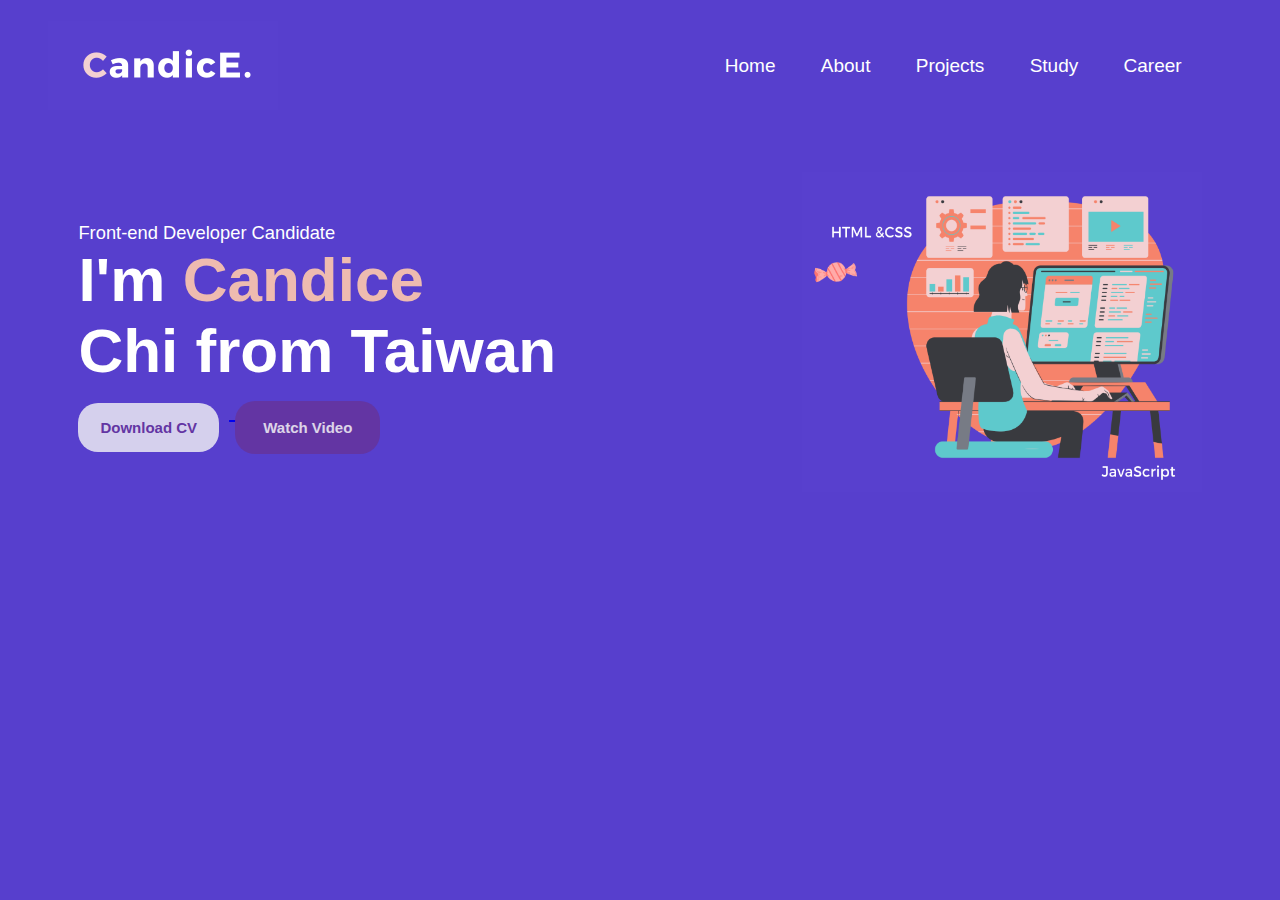
<file: index.html>
<!DOCTYPE html>
<html lang="en">
  <head>
    <meta charset="UTF-8" />
    <meta name="viewport" content="width=device-width, initial-scale=1.0" />
    <title>Hi, I'm Candice Chi</title>
    <link rel="icon" type="image/x-icon" href="../Images/14.png" />
    <link rel="stylesheet" href="styles.css" />
  </head>
  <body>
    <div id="header">
      <div class="container">
        <nav>
          <img
            src="../Images/02.png"
            class="logo"
            width="230"
            style="position: relative; left: -30px"
          />
          <ul>
            <li><a href="Index.html">Home</a></li>
            <li><a href="about.html">About</a></li>
            <li><a href="projects.html">Projects</a></li>
            <li><a href="study.html">Study</a></li>
            <li><a href="career.html">Career</a></li>
          </ul>
        </nav>
        <div class="header-text">
          <img src="../Images/01.png" width="400" height="320" />
          <p>Front-end Developer Candidate</p>
          <h1>I'm <span>Candice</span><br />Chi from Taiwan</h1>
          <a
            href="https://drive.google.com/drive/folders/1nP6BIAQganHaChv50KIIsh1S6Mn6uCTW?usp=drive_link"
          >
            <button class="button1">Download CV</button>
          </a>

          <a
            href="https://drive.google.com/drive/folders/18IdnsaF2EAyvEK9IDMsv2pRQHpSzswB1?usp=sharing"
          >
            <button class="button2">Watch Video</button>
          </a>
        </div>
      </div>
    </div>
  </body>
</html>
</file>
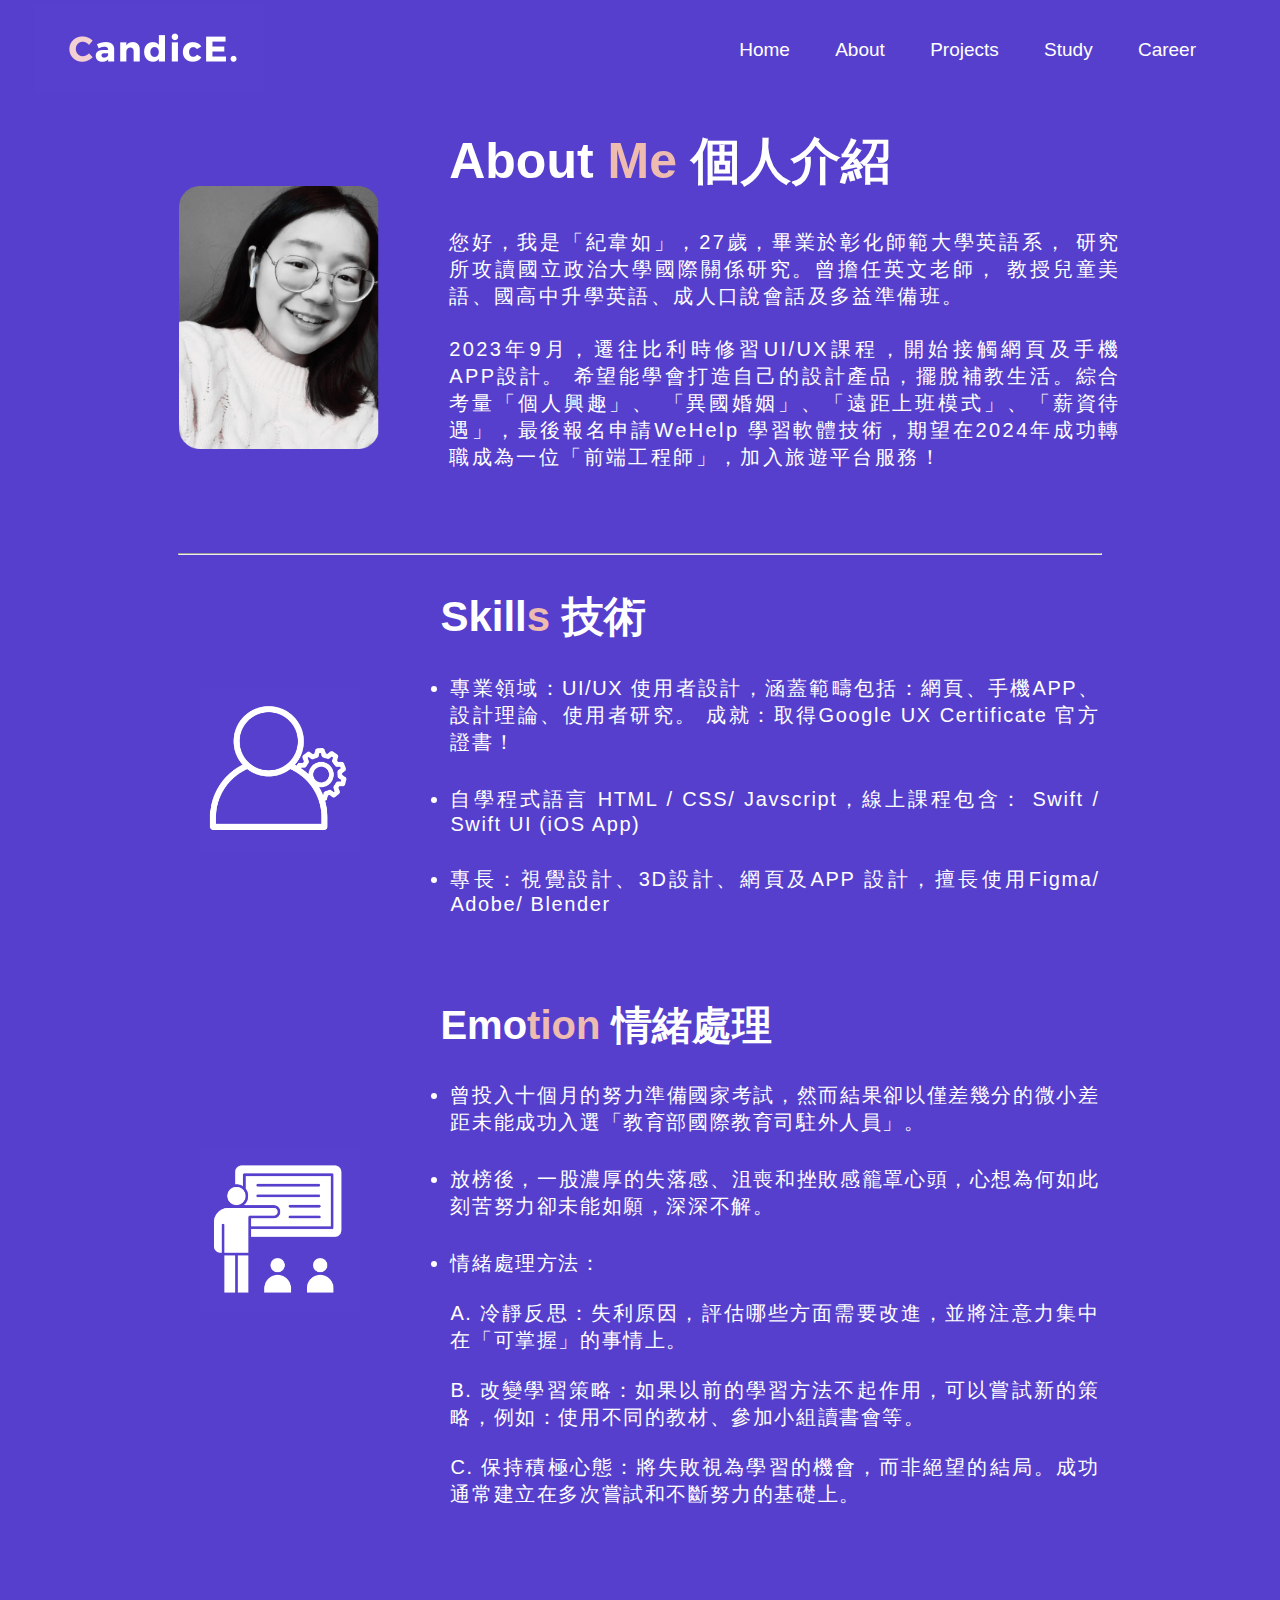
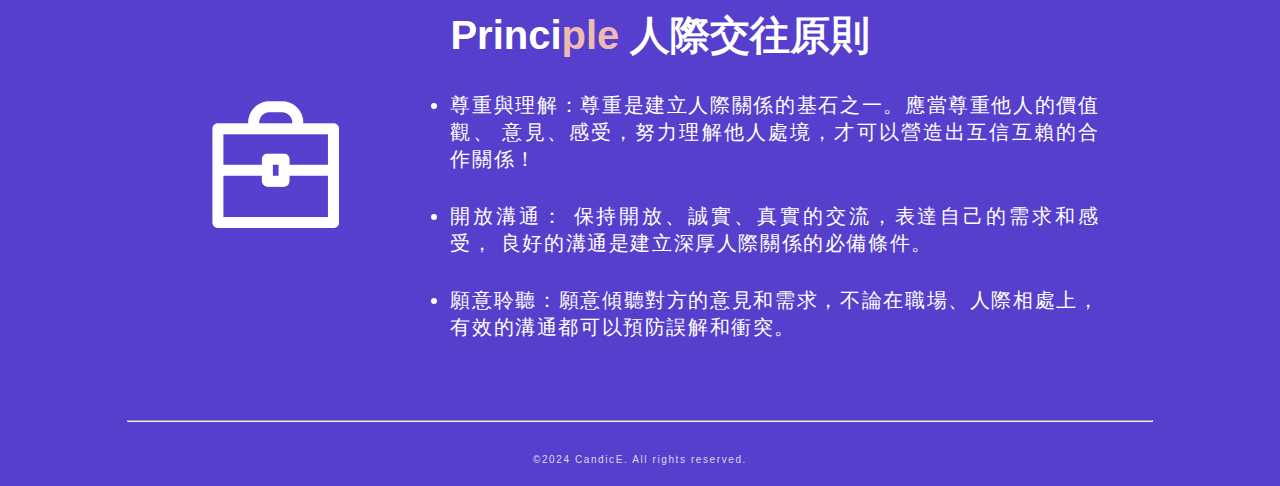
<file: about.html>
<!DOCTYPE html>
<html lang="en">
  <head>
    <meta charset="UTF-8" />
    <meta name="viewport" content="width=device-width, initial-scale=1.0" />
    <title>Hi, I'm Candice Chi</title>
    <link rel="icon" type="image/x-icon" href="../Images/14.png" />
    <link rel="stylesheet" href="about.css" />
  </head>

  <!-------------------------------- Header ----------------------------->
  <body>
    <div id="header">
      <div class="container">
        <nav>
          <img
            src="../Images/02.png"
            class="logo"
            width="230"
            style="position: relative; left: -30px"
          />
          <ul>
            <li><a href="Index.html">Home</a></li>
            <li><a href="about.html">About</a></li>
            <li><a href="projects.html">Projects</a></li>
            <li><a href="study.html">Study</a></li>
            <li><a href="career.html">Career</a></li>
          </ul>
        </nav>

           <!-------------------- Main: About me-------------------------->
    <div id="Main">
        <div class="about">
            <div class="img">
                <img src="../Images/03.png"
                alt="selfie" width="200px">
            </div>
              <div class="text">
                <h1>About <span>Me</span> 個人介紹</h1>
                    <p>
                        您好，我是「紀韋如」，27歲，畢業於彰化師範大學英語系，
                        研究所攻讀國立政治大學國際關係研究。曾擔任英文老師，
                        教授兒童美語、國高中升學英語、成人口說會話及多益準備班。
                    </p>
                    <p>
                        2023年9月，遷往比利時修習UI/UX課程，開始接觸網頁及手機APP設計。
                        希望能學會打造自己的設計產品，擺脫補教生活。綜合考量「個人興趣」、
                        「異國婚姻」、「遠距上班模式」、「薪資待遇」，最後報名申請WeHelp
                        學習軟體技術，期望在2024年成功轉職成為一位「前端工程師」，加入旅遊平台服務！
                    </p> 
                       <br>
                       <br> 
                       <br>
                       <br>
                    
        
                    
              </div>
        </div>
    </div>

    <hr>

    
            <!-------------------- Skills-------------------------->
    <div class="skills">
        <div class="img01">
            <img src="../Images/04.png" alt="skills" width="160px">
        </div>
            <div class="text01">
                <h1>Skill<span>s</span> 技術</h1>
                    <ul>
                        <li>
                            專業領域：UI/UX 使用者設計，涵蓋範疇包括：網頁、手機APP、設計理論、使用者研究。
                            成就：取得Google UX Certificate 官方證書！
                            
                        </li>
                        
                            
                        
                        <li>
                            自學程式語言 HTML / CSS/ Javscript，線上課程包含： Swift / Swift UI (iOS App)
                        </li>
                       <li>
                            專長：視覺設計、3D設計、網頁及APP 設計，擅長使用Figma/ Adobe/ Blender
                       </li>
                        
                    </ul>
            </div>  
    </div> 
        
        <br>
        

            <!----------------------- Emotion --------------------------->
    <div class="emotion">
            <div class="img02">
                  <img src="../Images/05.png" alt="education" width="160px">
            </div>  
                <div class="text02">
                     <h1>Emo<span>tion</span> 情緒處理</h1>
                        <ul>
                            <li>
                                曾投入十個月的努力準備國家考試，然而結果卻以僅差幾分的微小差距未能成功入選「教育部國際教育司駐外人員」。
                                
                            </li>
                            <li>
                                放榜後，一股濃厚的失落感、沮喪和挫敗感籠罩心頭，心想為何如此刻苦努力卻未能如願，深深不解。
                            </li>
                            <li>
                                情緒處理方法：
                                <br>
                                <br> A. 冷靜反思：失利原因，評估哪些方面需要改進，並將注意力集中在「可掌握」的事情上。
                                <br> 
                                <br> B. 改變學習策略：如果以前的學習方法不起作用，可以嘗試新的策略，例如：使用不同的教材、參加小組讀書會等。
                                <br>
                                <br> C. 保持積極心態：將失敗視為學習的機會，而非絕望的結局。成功通常建立在多次嘗試和不斷努力的基礎上。
                            </li>
                                
                            </ul>
                </div>     
    </div>
                
    
    <br>
    <br>

        

            <!------------------ Principle --------------------->

        <div class="principle">
                <div class="img03">
                    <img src="../Images/06.png" alt="experience"
                    width="160">
                </div> 
                    <div class="text03">
                        <h1>Princi<span>ple</span> 人際交往原則</h1>
                        <ul> 
                            <li>
                                 尊重與理解：尊重是建立人際關係的基石之一。應當尊重他人的價值觀、
                                 意見、感受，努力理解他人處境，才可以營造出互信互賴的合作關係！
                            </li>
                            <li>
                                開放溝通： 保持開放、誠實、真實的交流，表達自己的需求和感受，
                                良好的溝通是建立深厚人際關係的必備條件。
                            </li>
                            <li>
                                願意聆聽：願意傾聽對方的意見和需求，不論在職場、人際相處上，有效的溝通都可以預防誤解和衝突。
                            </li>
                        </ul>
                    </div>      
        </div>
            </div>
            </div>
            </div>
          </div>
          </div>
        </div>
      </div>
    </div>
    <br>
    <br>
    <br>
    <hr>

    <div class="footer">
        <p>
            <br>
            <br>
            ©2024 CandicE. All rights reserved. 
            <br>
            <br>
        </p>
    </div>

  </body>
</html>
</file>
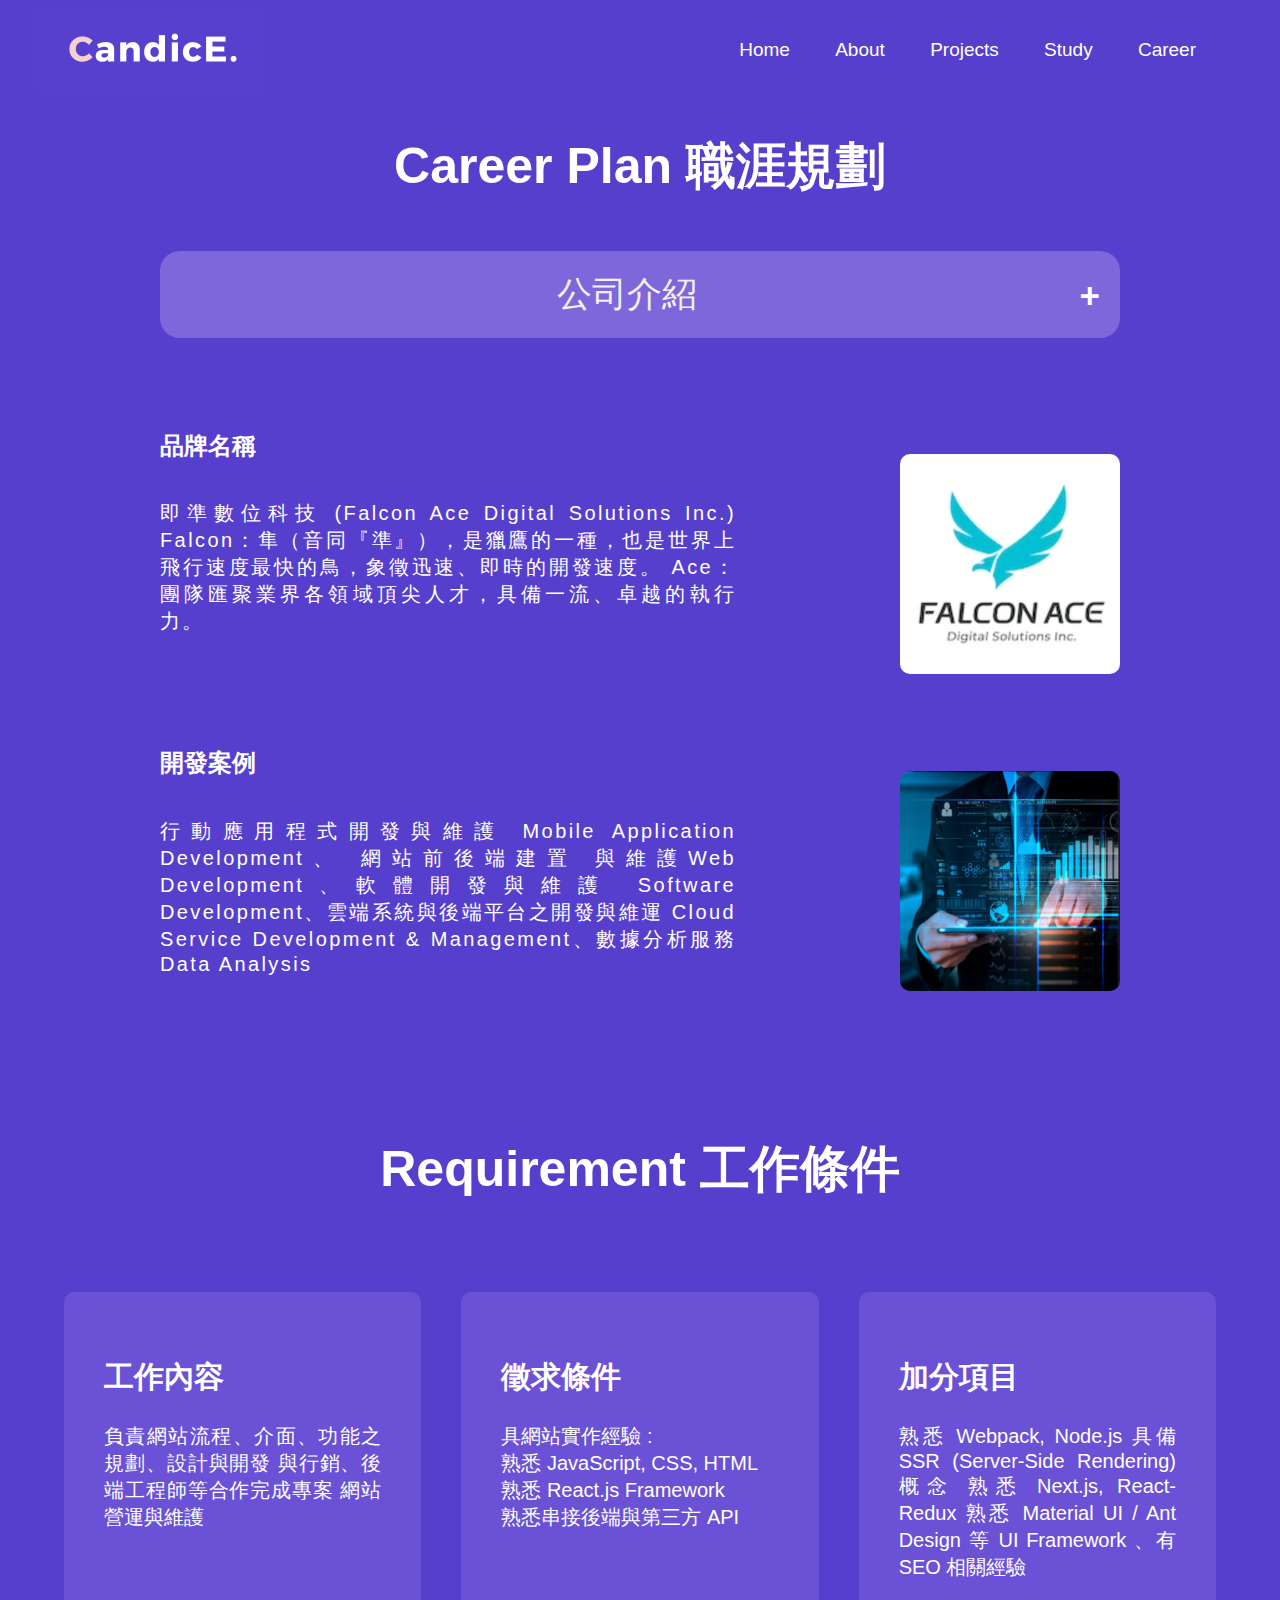
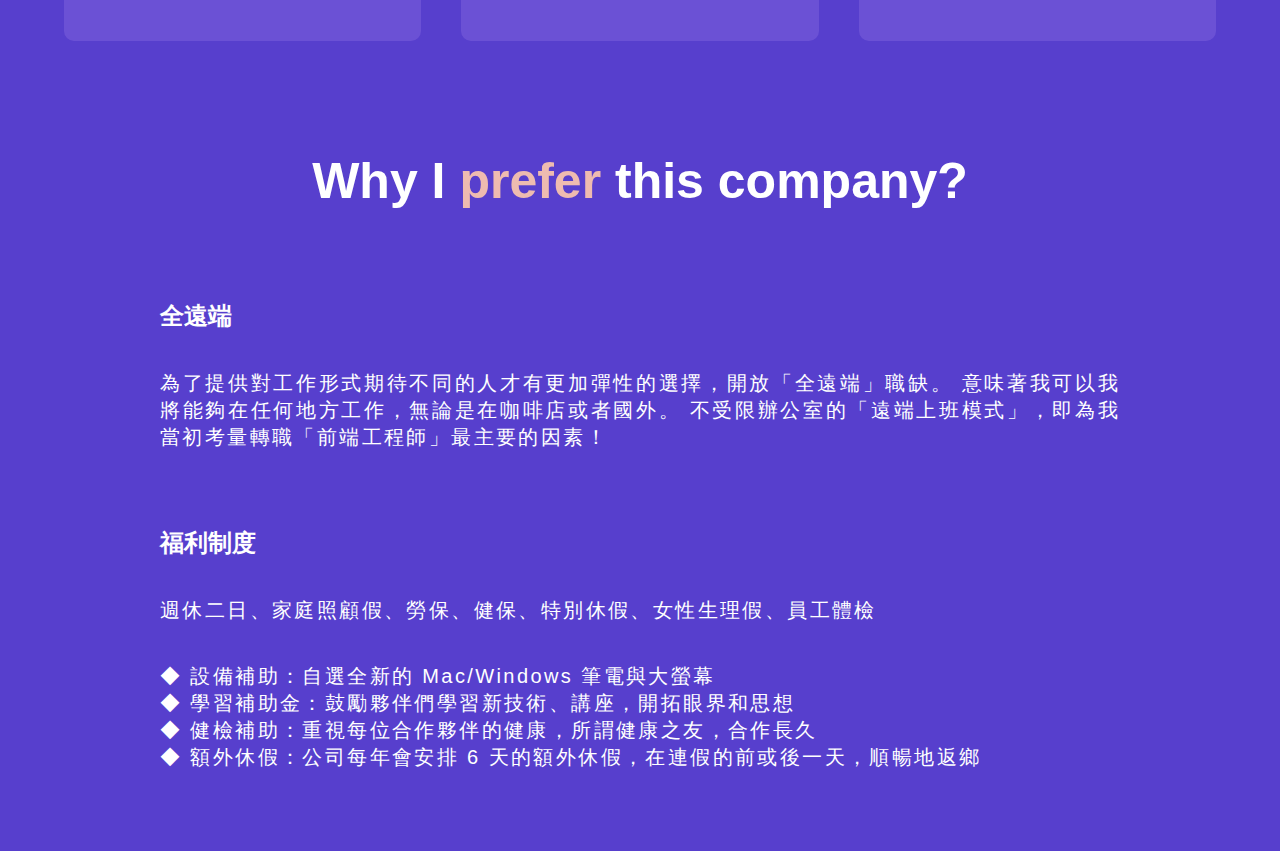
<file: career.html>
<!DOCTYPE html>
<html lang="en">
  <head>
    <meta charset="UTF-8" />
    <meta name="viewport" content="width=device-width, initial-scale=1.0" />
    <title>Hi, I'm Candice Chi</title>
    <link rel="icon" type="image/x-icon" href="../Images/14.png" />
    <link rel="stylesheet" href="career.css" />

    <!-- 對於公司介紹：加入collapsible功能 -->
    <style>
      .collapsible {
        background-color: rgb(215, 195, 250, 0.3);
        color: rgb(242, 240, 243);
        cursor: pointer;
        padding: 20px;
        width: 100%;
        border: none;
        border-radius: 20px;
        text-align: center;
        outline: nonel;
        font-size: 35px;
        font-weight: 500;
      }

      /* 箭頭一靠近，就會變換顏色 */
      .active,
      .collapsible:hover {
        background-color: rgb(103, 61, 122);
      }

      /* 加號 、減號 */
      .collapsible:after {
        content: "\002B";
        color: white;
        font-weight: bold;
        float: right;
        margin-left: 5px;
        margin-top: 5px;
      }

      .active:after {
        content: "\2212";
      }
      .content {
        padding: 0 10px;
        background-color: none;
        max-height: 0;
        overflow: hidden;
        transition: max-height 0.2s ease-out;
        width: 100%;
      }

      .content p {
        margin-top: 10%;
        font-family: sans-serif;
        font-size: 20px;
        font-weight: 100;
        text-align: justify;
        letter-spacing: 0.2rem;
        width: 60%;
      }
    </style>
  </head>

  <!-------------------------------- Header ----------------------------->
  <body>
    <div id="header">
      <div class="container">
        <nav>
          <img
            src="../Images/02.png"
            class="logo"
            width="230"
            style="position: relative; left: -30px"
          />
          <ul>
            <li><a href="Index.html">Home</a></li>
            <li><a href="about.html">About</a></li>
            <li><a href="projects.html">Projects</a></li>
            <li><a href="study.html">Study</a></li>
            <li><a href="career.html">Career</a></li>
          </ul>
        </nav>
      </div>
    </div>

    <!-- Career Plan -->

    <h1>Career Plan 職涯規劃</h1>

    <!-- 公司介紹: collapsible功能 -->
    <div class="wrapper">
      <br />
      <button class="collapsible">公司介紹</button>

      <div class="content">
        <img
          src="../Images/21.png"
          alt="Icon-looking-job"
          style="position: relative; right: 18px"
        />
        <p>
          即準數位科技由業界頂尖的軟體開發與專業數位領域人才所組成，精準解析並預測
          企業客戶於進行數位轉型過程中將面臨的痛點與需求，提供全方位的數位、資訊
          解決方案(TotalSolutions)。在現今『數位當道』、『數據為王』的時代，藉由
          團隊頂尖的技術動能，加速企業夥伴持續成長並進行新世代的『數位化變革』。
        </p>
      </div>

      <br />
      <br />

      <img src="../Images/22.png" alt="Icon-looking-job" />
      <br />
      <br />

      <!-- 品牌名稱 -->

      <div class="career">
        <h2>品牌名稱</h2>
        <p>
          即準數位科技 (Falcon Ace Digital Solutions Inc.)
          Falcon：隼（音同『準』），是獵鷹的一種，也是世界上飛行速度最快的鳥，象徵迅速、即時的開發速度。
          Ace：團隊匯聚業界各領域頂尖人才，具備一流、卓越的執行力。
        </p>
      </div>
      <br />
      <br />
      <img src="../Images/23.png" alt="data-analysis" />
      <br />
      <br />

      <!-- 開發案例 -->
      <div class="career">
        <h2>開發案例</h2>
        <p>
          行動應用程式開發與維護 Mobile Application Development、 網站前後端建置
          與維護Web Development、軟體開發與維護 Software
          Development、雲端系統與後端平台之開發與維運 Cloud Service Development
          & Management、數據分析服務 Data Analysis
        </p>
      </div>
    </div>

    <!-- Requirement 工作條件: 參考Youtube 解說＊Grid 切版概念不熟 -->

    <!-- 工作內容 -->
    <h1>Requirement 工作條件</h1>
    <div id="requirement">
      <div class="container">
        <div class="requirement-list">
          <div>
            <h2>工作內容</h2>
            <p>
              負責網站流程、介面、功能之規劃、設計與開發
              與行銷、後端工程師等合作完成專案 網站營運與維護
            </p>
          </div>
          <div>
            <h2>徵求條件</h2>
            <p>
              具網站實作經驗 : <br />
              熟悉 JavaScript, CSS, HTML <br />
              熟悉 React.js Framework <br />熟悉串接後端與第三方 API
            </p>
          </div>
          <div>
            <h2>加分項目</h2>
            <p>
              熟悉 Webpack, Node.js 具備 SSR (Server-Side Rendering) 概念 熟悉
              Next.js, React-Redux 熟悉 Material UI / Ant Design 等 UI Framework
              、有 SEO 相關經驗
            </p>
          </div>
        </div>
      </div>
    </div>
    <br />
    <br />
    <br />
    <br />

    <!-- Preference -->
    <h1>Why I <span>prefer</span> this company?</h1>
    <div class="preference">
      <br />
      <br />
      <h2>全遠端</h2>
      <p>
        為了提供對工作形式期待不同的人才有更加彈性的選擇，開放「全遠端」職缺。
        意味著我可以我將能夠在任何地方工作，無論是在咖啡店或者國外。
        不受限辦公室的「遠端上班模式」，即為我當初考量轉職「前端工程師」最主要的因素！
      </p>
      <br />
      <br />
      <h2>福利制度</h2>
      <p>週休二日、家庭照顧假、勞保、健保、特別休假、女性生理假、員工體檢</p>
      <p>
        ◆ 設備補助：自選全新的 Mac/Windows 筆電與大螢幕 <br />
        ◆ 學習補助金：鼓勵夥伴們學習新技術、講座，開拓眼界和思想
        <br />
        ◆ 健檢補助：重視每位合作夥伴的健康，所謂健康之友，合作長久
        <br />◆ 額外休假：公司每年會安排 6
        天的額外休假，在連假的前或後一天，順暢地返鄉
      </p>
    </div>

    <!-- JS 插入 -->
    <script>
      var coll = document.getElementsByClassName("collapsible");
      var i;

      for (i = 0; i < coll.length; i++) {
        coll[i].addEventListener("click", function () {
          this.classList.toggle("active");
          var content = this.nextElementSibling;
          if (content.style.maxHeight) {
            content.style.maxHeight = null;
          } else {
            content.style.maxHeight = content.scrollHeight + "px";
          }
        });
      }
    </script>
  </body>
</html>
</file>
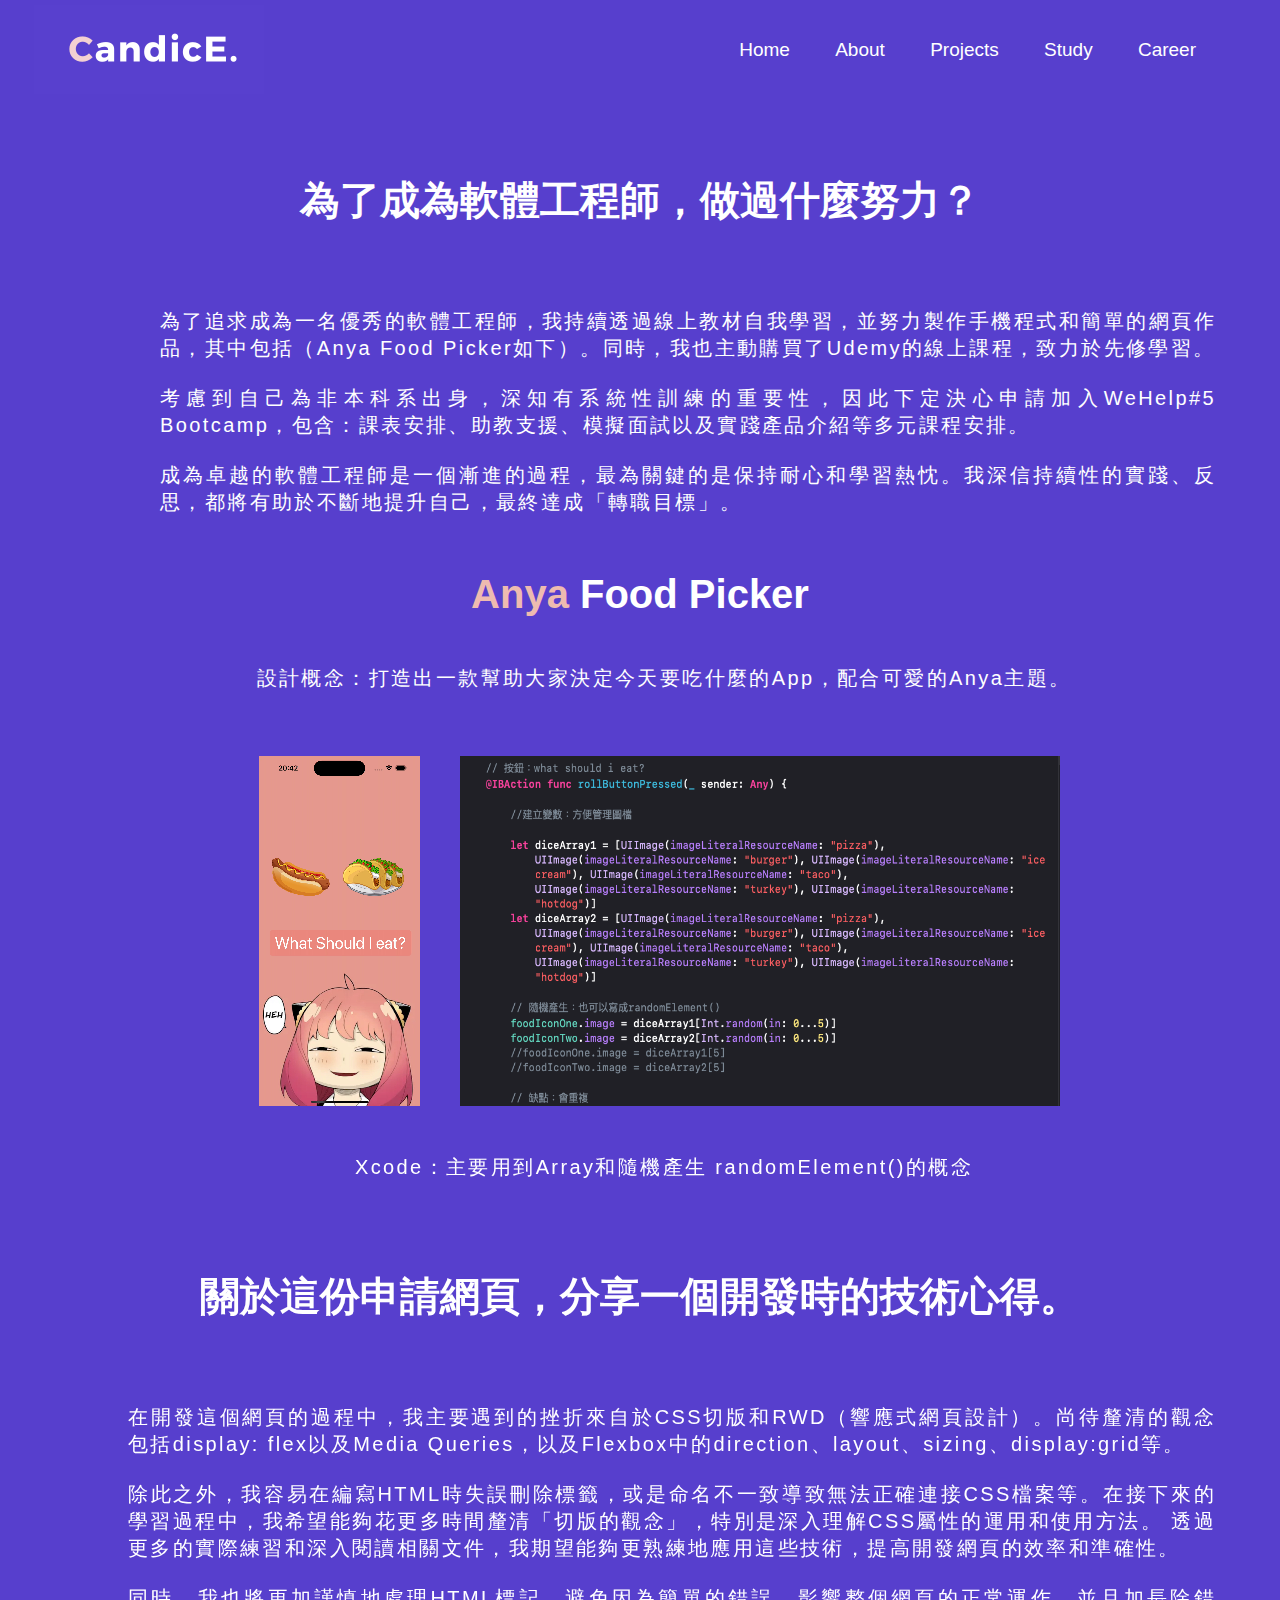
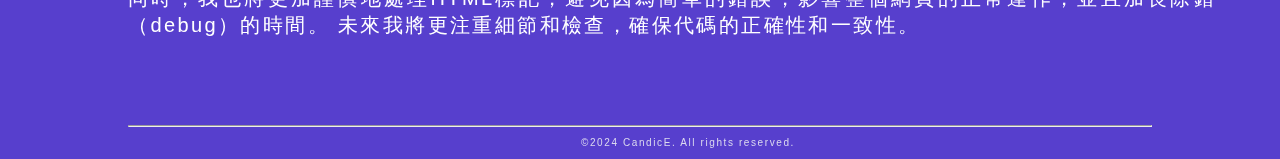
<file: projects.html>
<!DOCTYPE html>
<html lang="en">
  <head>
    <meta charset="UTF-8" />
    <meta name="viewport" content="width=device-width, initial-scale=1.0" />
    <title>Hi, I'm Candice Chi</title>
    <link rel="icon" type="image/x-icon" href="../Images/14.png" />
    <link rel="stylesheet" href="projects.css" />
  </head>

  <!-------------------------------- Header ----------------------------->
  <body>
    <div id="header">
      <div class="container">
        <nav>
          <img
            src="../Images/02.png"
            class="logo"
            width="230"
            style="position: relative; left: -30px"
          />
          <ul>
            <li><a href="index.html">Home</a></li>
            <li><a href="about.html">About</a></li>
            <li><a href="projects.html">Projects</a></li>
            <li><a href="study.html">Study</a></li>
            <li><a href="career.html">Career</a></li>
          </ul>
        </nav>
      </div>
    </div>

    <!-------------------------------- Projects ----------------------------->

    <br />

    <br />
    <br />

    <h1>為了成為軟體工程師，做過什麼努力？</h1>
    <p>
      為了追求成為一名優秀的軟體工程師，我持續透過線上教材自我學習，並努力製作手機程式和簡單的網頁作品，其中包括（Anya
      Food Picker如下）。同時，我也主動購買了Udemy的線上課程，致力於先修學習。
      <br />
      <br />
      考慮到自己為非本科系出身，深知有系統性訓練的重要性，因此下定決心申請加入WeHelp#5
      Bootcamp，包含：課表安排、助教支援、模擬面試以及實踐產品介紹等多元課程安排。
      <br />
      <br />
      成為卓越的軟體工程師是一個漸進的過程，最為關鍵的是保持耐心和學習熱忱。我深信持續性的實踐、反思，都將有助於不斷地提升自己，最終達成「轉職目標」。
    </p>
    <br />
    <br />

    <!---------------------------------------Anya ------------------------->
    <div class="anya">
      <h1><span>Anya</span> Food Picker</h1>
      <p>
        設計概念：打造出一款幫助大家決定今天要吃什麼的App，配合可愛的Anya主題。
      </p>
      <div class="projects">
        <video width="240" height="350" autoplay muted loop>
          <source
            src="../Images/Anya.mp4"
            type="video/mp4"
          />
        </video>
        <img
          src="../Images/24.png"
          alt="Anya Xcode 01"
          width="600"
          height="350"
        />
      </div>
      <p>Xcode：主要用到Array和隨機產生 randomElement()的概念</p>
    </div>
    <!------------------------------------------------Reflection -------------------------->
    <br />
    <br />

    <div class="reflection">
      <h1>關於這份申請網頁，分享一個開發時的技術心得。</h1>
      <p>
        在開發這個網頁的過程中，我主要遇到的挫折來自於CSS切版和RWD（響應式網頁設計）。尚待釐清的觀念包括display:
        flex以及Media
        Queries，以及Flexbox中的direction、layout、sizing、display:grid等。

        <br />
        <br />
        除此之外，我容易在編寫HTML時失誤刪除標籤，或是命名不一致導致無法正確連接CSS檔案等。在接下來的學習過程中，我希望能夠花更多時間釐清「切版的觀念」，特別是深入理解CSS屬性的運用和使用方法。
        透過更多的實際練習和深入閱讀相關文件，我期望能夠更熟練地應用這些技術，提高開發網頁的效率和準確性。
        <br />
        <br />
        同時，我也將更加謹慎地處理HTML標記，避免因為簡單的錯誤，影響整個網頁的正常運作，並且加長除錯（debug）的時間。
        未來我將更注重細節和檢查，確保代碼的正確性和一致性。
      </p>
      <br />
      <br />
      <br />
    </div>

    <hr />
    <!-- -------- footer-->

    <div class="footer">
      <p>
        <br />
        <br />
        ©2024 CandicE. All rights reserved.
        <br />
        <br />
      </p>
    </div>
  </body>
</html>
</file>
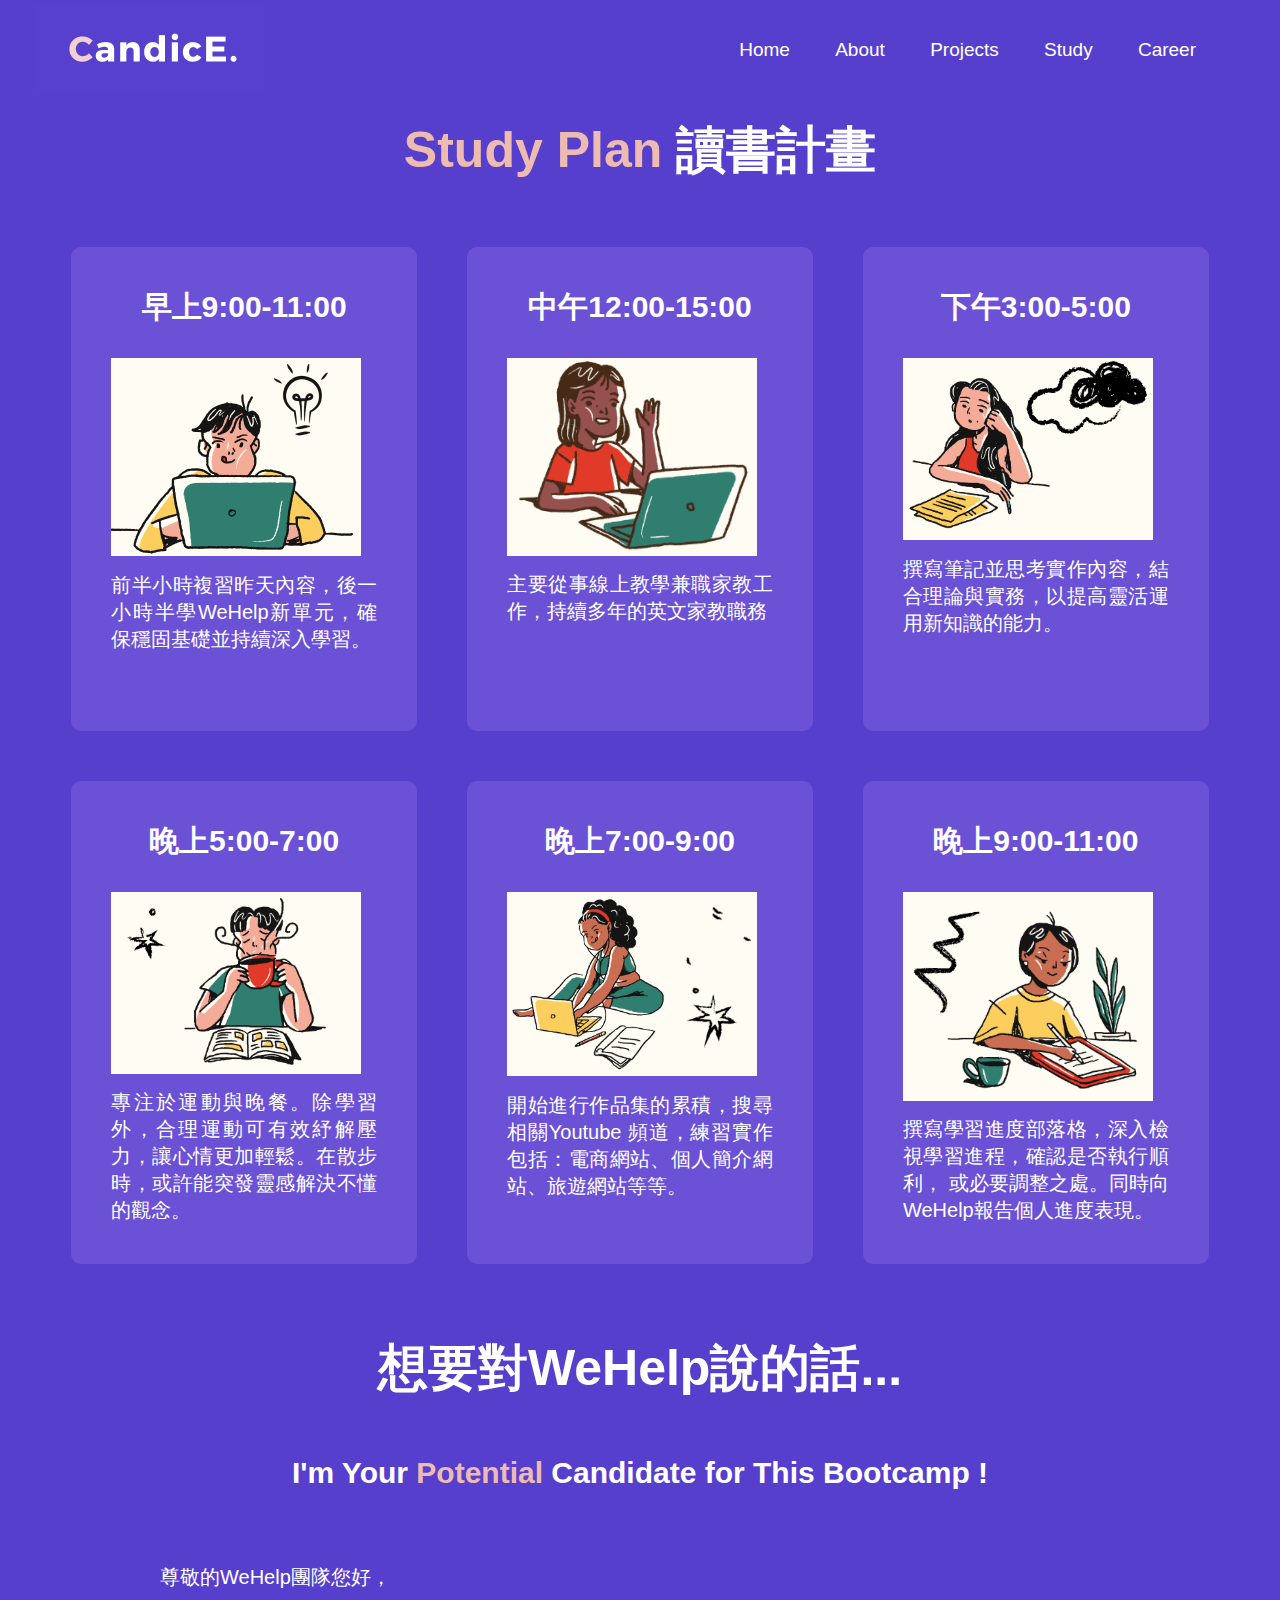
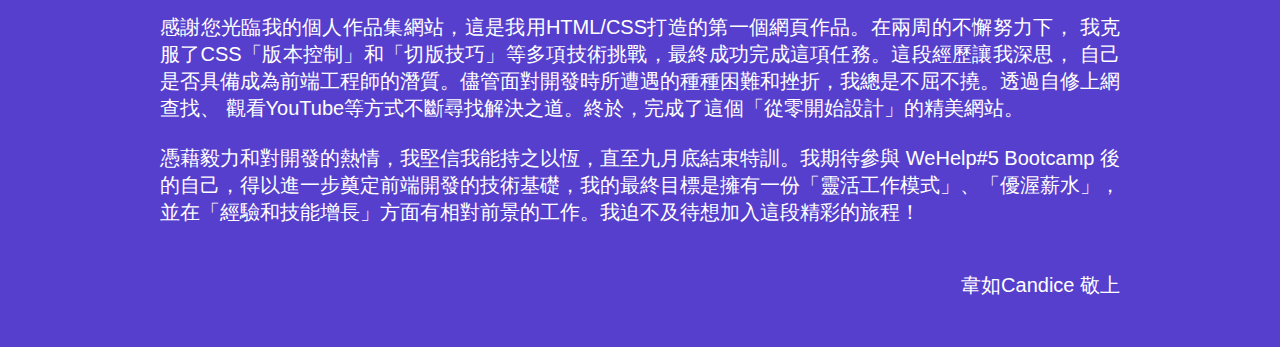
<file: study.html>
<!DOCTYPE html>
<html lang="en">
  <head>
    <meta charset="UTF-8" />
    <meta name="viewport" content="width=device-width, initial-scale=1.0" />
    <title>Hi, I'm Candice Chi</title>
    <link rel="icon" type="image/x-icon" href="../Images/14.png" />
    <link rel="stylesheet" href="study.css" />
  </head>

  <!-------------------------------- Header ----------------------------->
  <body>
    <div id="header">
      <div class="container">
        <nav>
          <img
            src="../Images/02.png"
            class="logo"
            width="230"
            style="position: relative; left: -30px"
          />
          <ul>
            <li><a href="Index.html">Home</a></li>
            <li><a href="about.html">About</a></li>
            <li><a href="projects.html">Projects</a></li>
            <li><a href="study.html">Study</a></li>
            <li><a href="career.html">Career</a></li>
          </ul>
        </nav>
      </div>
    </div>
  </body>
</html>
<br />

<!------------------------------Study Plan--------------------->
<h1><span>Study Plan</span> 讀書計畫</h1>
<div id="study">
  <div class="container">
    <div class="sub-title">
      <!-- 01 -->
      <div>
        <h2>早上9:00-11:00</h2>
        <img src="../Images/15.png" width="250" heigh="150" alt="image15" />
        <p>
          前半小時複習昨天內容，後一小時半學WeHelp新單元，確保穩固基礎並持續深入學習。
        </p>
      </div>
      <!--02 -->
      <div>
        <h2>中午12:00-15:00</h2>
        <img src="../Images/16.png" width="250" heigh="150" alt="image16" />
        <p>主要從事線上教學兼職家教工作，持續多年的英文家教職務</p>
      </div>
      <!--03 -->
      <div>
        <h2>下午3:00-5:00</h2>
        <img src="../Images/17.png" width="250" heigh="150" alt="image17" />
        <p>
          撰寫筆記並思考實作內容，結合理論與實務，以提高靈活運用新知識的能力。
        </p>
      </div>
      <!--04 -->
      <div>
        <h2>晚上5:00-7:00</h2>
        <img src="../Images/18.png" width="250" heigh="150" alt="image18" />
        <p>
          專注於運動與晚餐。除學習外，合理運動可有效紓解壓力，讓心情更加輕鬆。在散步時，或許能突發靈感解決不懂的觀念。
        </p>
      </div>
      <!-- 05 -->
      <div>
        <h2>晚上7:00-9:00</h2>
        <img src="../Images/19.png" width="250" heigh="150" alt="image19" />
        <p>
          開始進行作品集的累積，搜尋相關Youtube 頻道，練習實作
          包括：電商網站、個人簡介網站、旅遊網站等等。
        </p>
      </div>
      <!-- 06 -->
      <div>
        <h2>晚上9:00-11:00</h2>
        <img src="../Images/20.png" width="250" heigh="150" alt="image20" />
        <p>
          撰寫學習進度部落格，深入檢視學習進程，確認是否執行順利，
          或必要調整之處。同時向WeHelp報告個人進度表現。
        </p>
      </div>
    </div>
  </div>
</div>

<!--  Words to WeHelp -->

<div class="words">
  <h1>想要對WeHelp說的話...</h1>
  <br />
  <br />
  <br />
  <h2>I'm Your <span>Potential</span> Candidate for This Bootcamp !</h2>
  <br />
  <br />
  <div class="text-first">
    <p>
      尊敬的WeHelp團隊您好，
      <br />
      <br />
      感謝您光臨我的個人作品集網站，這是我用HTML/CSS打造的第一個網頁作品。在兩周的不懈努力下，
      我克服了CSS「版本控制」和「切版技巧」等多項技術挑戰，最終成功完成這項任務。這段經歷讓我深思，
      自己是否具備成為前端工程師的潛質。儘管面對開發時所遭遇的種種困難和挫折，我總是不屈不撓。透過自修上網查找、
      觀看YouTube等方式不斷尋找解決之道。終於，完成了這個「從零開始設計」的精美網站。

      <br />
      <br />
      憑藉毅力和對開發的熱情，我堅信我能持之以恆，直至九月底結束特訓。我期待參與
      WeHelp#5 Bootcamp
      後的自己，得以進一步奠定前端開發的技術基礎，我的最終目標是擁有一份「靈活工作模式」、「優渥薪水」，並在「經驗和技能增長」方面有相對前景的工作。我迫不及待想加入這段精彩的旅程！
      <br />
      <br />
      <br />
    </p>
  </div>

  <div class="text-second">
    <p>韋如Candice 敬上</p>
  </div>
</div>
</file>
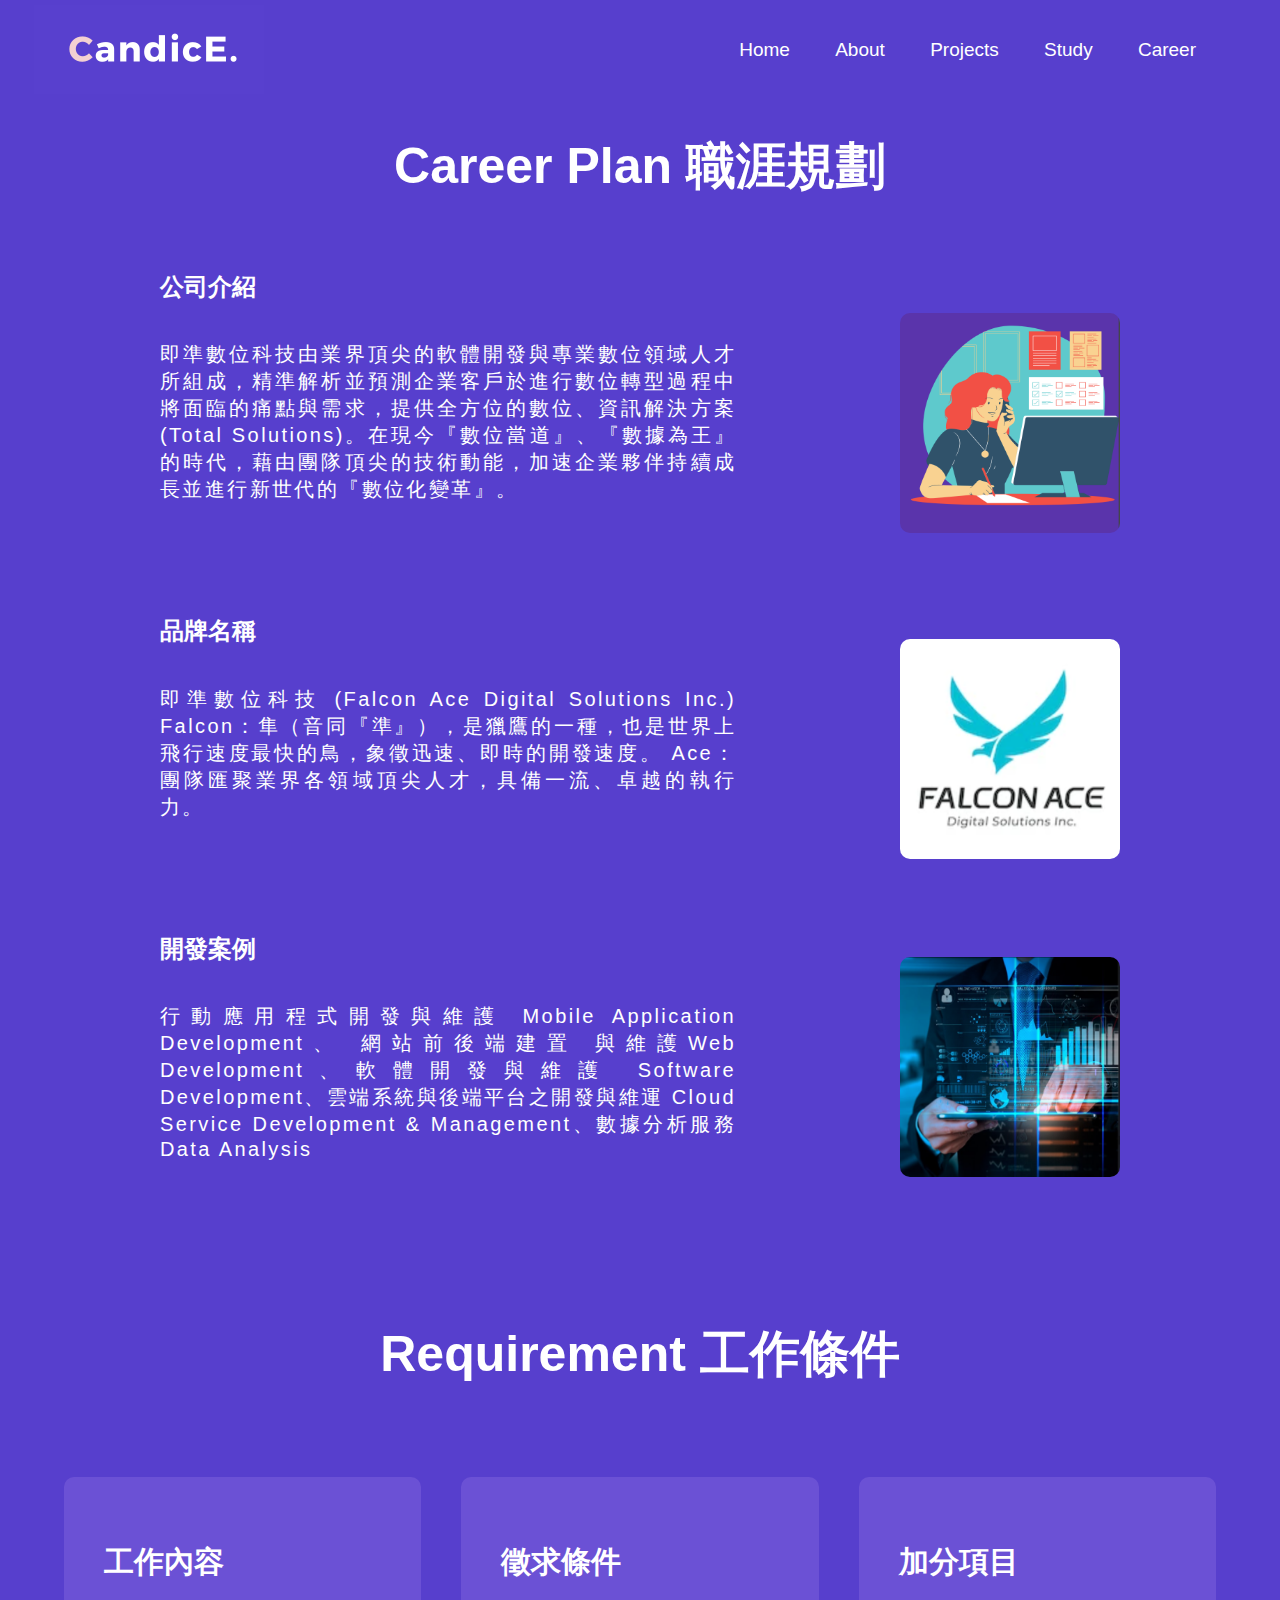
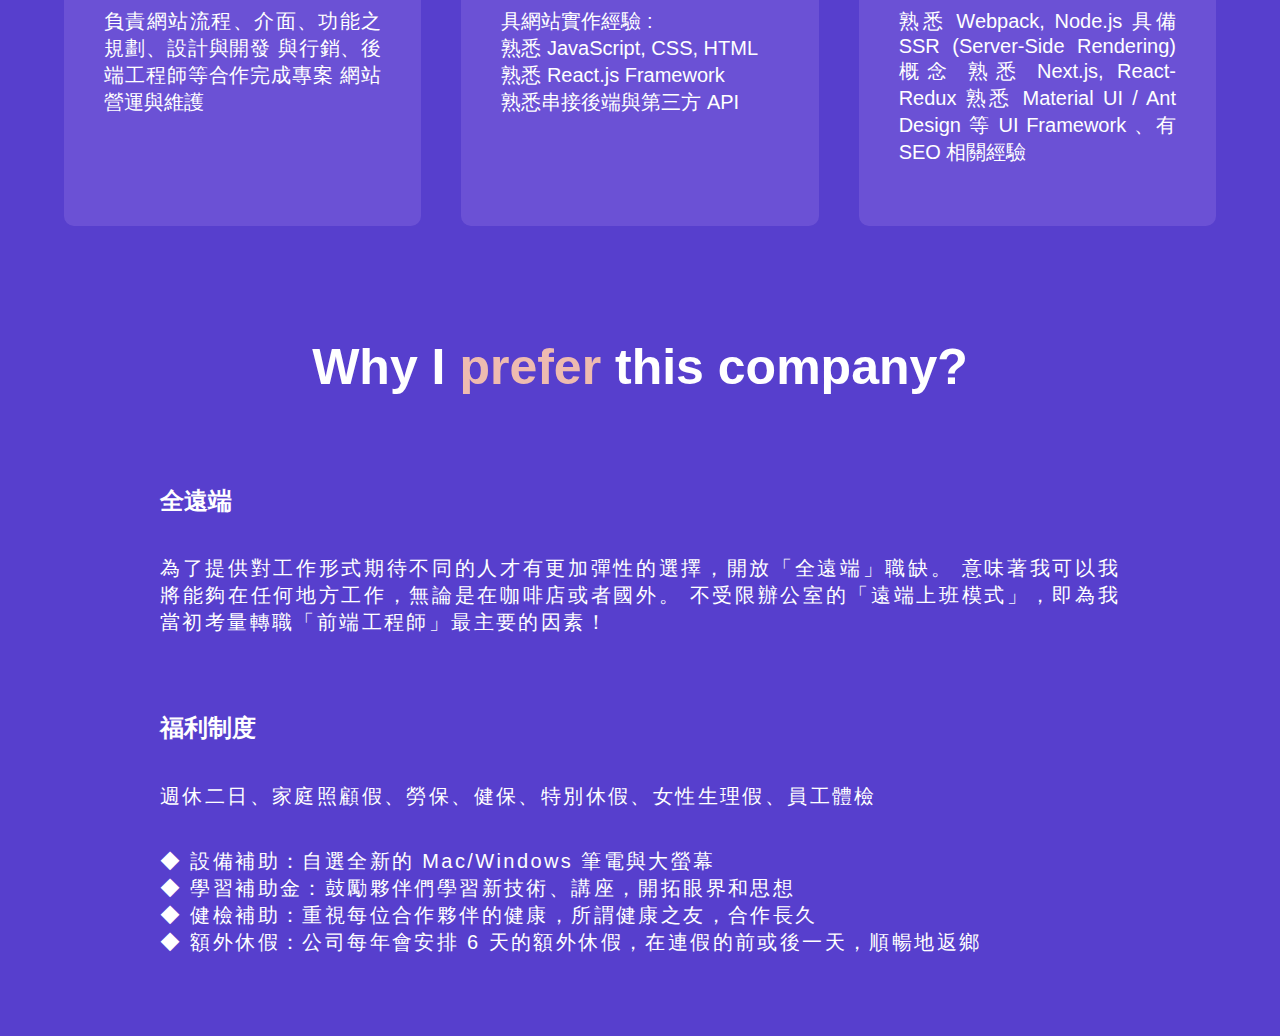
<file: Image/Vscode/career.html>
<!DOCTYPE html>
<html lang="en">
  <head>
    <meta charset="UTF-8" />
    <meta name="viewport" content="width=device-width, initial-scale=1.0" />
    <title>Hi, I'm Candice Chi</title>
    <link rel="icon" type="image/x-icon" href="../Images/14.png" />
    <link rel="stylesheet" href="career.css" />
  </head>

  <!-------------------------------- Header ----------------------------->
  <body>
    <div id="header">
      <div class="container">
        <nav>
          <img
            src="../Images/02.png"
            class="logo"
            width="230"
            style="position: relative; left: -30px"
          />
          <ul>
            <li><a href="Index.html">Home</a></li>
            <li><a href="about.html">About</a></li>
            <li><a href="projects.html">Projects</a></li>
            <li><a href="study.html">Study</a></li>
            <li><a href="career.html">Career</a></li>
          </ul>
        </nav>
      </div>
    </div>
  </body>
</html>

<!-- Career Plan -->

<h1>Career Plan 職涯規劃</h1>

<!-- 公司介紹 -->
<div class="wrapper">
  <img src="../Images/21.png" alt="Icon-looking-job" />
  <div class="career">
    <br />
    <h2>公司介紹</h2>
    <p>
      即準數位科技由業界頂尖的軟體開發與專業數位領域人才所組成，精準解析並預測企業客戶於進行數位轉型過程中將面臨的痛點與需求，提供全方位的數位、資訊解決方案
      (Total
      Solutions)。在現今『數位當道』、『數據為王』的時代，藉由團隊頂尖的技術動能，加速企業夥伴持續成長並進行新世代的『數位化變革』。
    </p>
  </div>
  <br />
  <br />
  <img src="../Images/22.png" alt="Icon-looking-job" />
  <br />
  <br />

  <!-- 品牌名稱 -->

  <div class="career">
    <h2>品牌名稱</h2>
    <p>
      即準數位科技 (Falcon Ace Digital Solutions Inc.)
      Falcon：隼（音同『準』），是獵鷹的一種，也是世界上飛行速度最快的鳥，象徵迅速、即時的開發速度。
      Ace：團隊匯聚業界各領域頂尖人才，具備一流、卓越的執行力。
    </p>
  </div>
  <br />
  <br />
  <img src="../Images/23.png" alt="data-analysis" />
  <br />
  <br />

  <!-- 開發案例 -->
  <div class="career">
    <h2>開發案例</h2>
    <p>
      行動應用程式開發與維護 Mobile Application Development、 網站前後端建置
      與維護Web Development、軟體開發與維護 Software
      Development、雲端系統與後端平台之開發與維運 Cloud Service Development &
      Management、數據分析服務 Data Analysis
    </p>
  </div>
</div>

<!-- Requirement 工作條件: 參考Youtube 解說＊Grid 切版概念不熟 -->

<!-- 工作內容 -->
<h1>Requirement 工作條件</h1>
<div id="requirement">
  <div class="container">
    <div class="requirement-list">
      <div>
        <h2>工作內容</h2>
        <p>
          負責網站流程、介面、功能之規劃、設計與開發
          與行銷、後端工程師等合作完成專案 網站營運與維護
        </p>
      </div>
      <div>
        <h2>徵求條件</h2>
        <p>
          具網站實作經驗 : <br />
          熟悉 JavaScript, CSS, HTML <br />
          熟悉 React.js Framework <br />熟悉串接後端與第三方 API
        </p>
      </div>
      <div>
        <h2>加分項目</h2>
        <p>
          熟悉 Webpack, Node.js 具備 SSR (Server-Side Rendering) 概念 熟悉
          Next.js, React-Redux 熟悉 Material UI / Ant Design 等 UI Framework
          、有 SEO 相關經驗
        </p>
      </div>
    </div>
  </div>
</div>
<br />
<br />
<br />
<br />

<!-- Preference -->
<h1>Why I <span>prefer</span> this company?</h1>
<div class="preference">
  <br />
  <br />
  <h2>全遠端</h2>
  <p>
    為了提供對工作形式期待不同的人才有更加彈性的選擇，開放「全遠端」職缺。
    意味著我可以我將能夠在任何地方工作，無論是在咖啡店或者國外。
    不受限辦公室的「遠端上班模式」，即為我當初考量轉職「前端工程師」最主要的因素！
  </p>
  <br />
  <br />
  <h2>福利制度</h2>
  <p>週休二日、家庭照顧假、勞保、健保、特別休假、女性生理假、員工體檢</p>
  <p>
    ◆ 設備補助：自選全新的 Mac/Windows 筆電與大螢幕 <br />
    ◆ 學習補助金：鼓勵夥伴們學習新技術、講座，開拓眼界和思想
    <br />
    ◆ 健檢補助：重視每位合作夥伴的健康，所謂健康之友，合作長久
    <br />◆ 額外休假：公司每年會安排 6
    天的額外休假，在連假的前或後一天，順暢地返鄉
  </p>
</div>
</file>
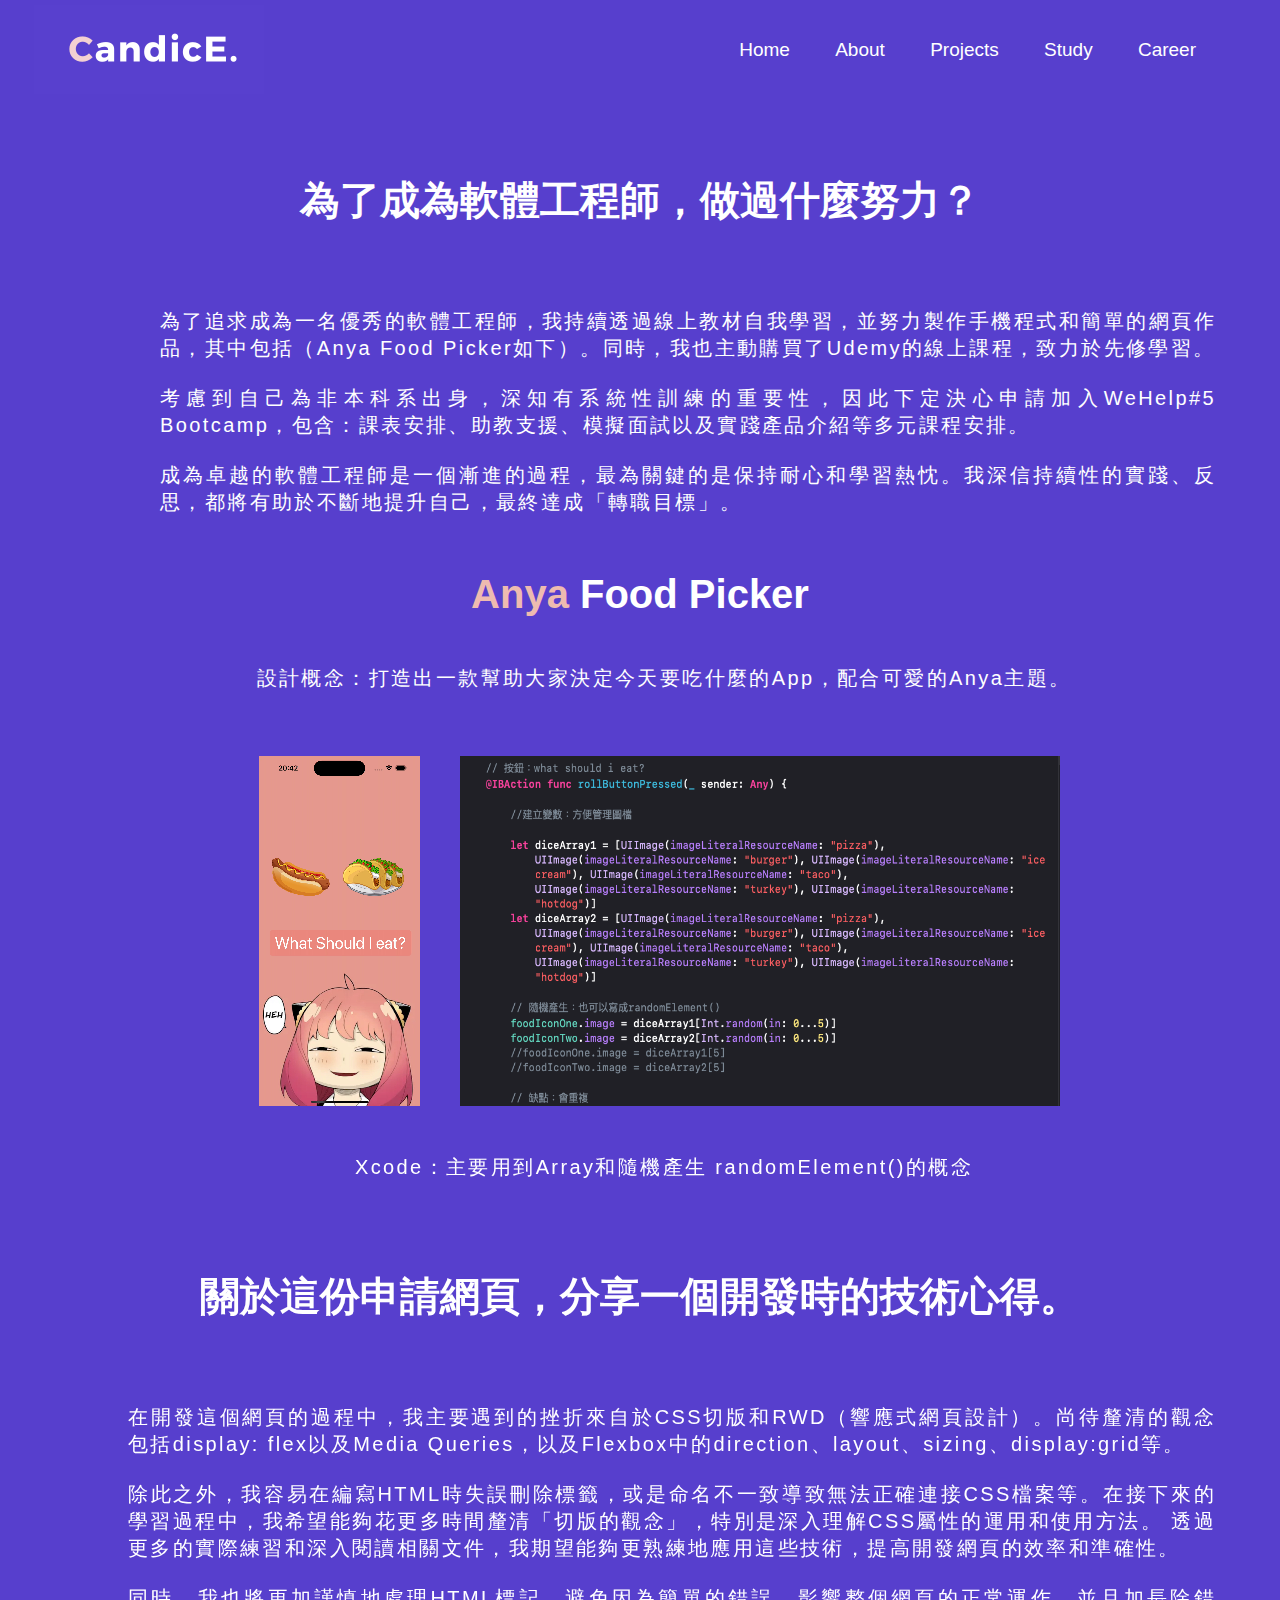
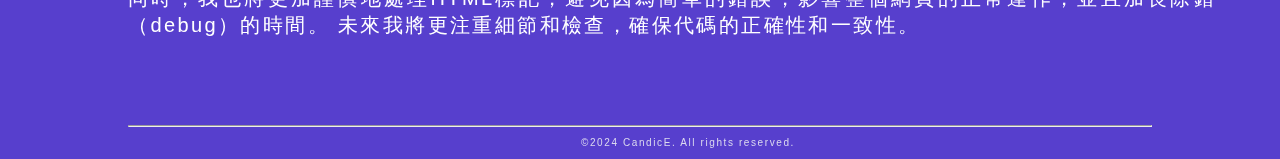
<file: Image/Vscode/projects.html>
<!DOCTYPE html>
<html lang="en">
  <head>
    <meta charset="UTF-8" />
    <meta name="viewport" content="width=device-width, initial-scale=1.0" />
    <title>Hi, I'm Candice Chi</title>
    <link rel="icon" type="image/x-icon" href="../Images/14.png" />
    <link rel="stylesheet" href="projects.css" />
  </head>

  <!-------------------------------- Header ----------------------------->
  <body>
    <div id="header">
      <div class="container">
        <nav>
          <img
            src="../Images/02.png"
            class="logo"
            width="230"
            style="position: relative; left: -30px"
          />
          <ul>
            <li><a href="Index.html">Home</a></li>
            <li><a href="about.html">About</a></li>
            <li><a href="projects.html">Projects</a></li>
            <li><a href="study.html">Study</a></li>
            <li><a href="career.html">Career</a></li>
          </ul>
        </nav>
      </div>
    </div>

    <!-------------------------------- Projects ----------------------------->

    <br />

    <br />
    <br />

    <h1>為了成為軟體工程師，做過什麼努力？</h1>
    <p>
      為了追求成為一名優秀的軟體工程師，我持續透過線上教材自我學習，並努力製作手機程式和簡單的網頁作品，其中包括（Anya
      Food Picker如下）。同時，我也主動購買了Udemy的線上課程，致力於先修學習。
      <br />
      <br />
      考慮到自己為非本科系出身，深知有系統性訓練的重要性，因此下定決心申請加入WeHelp#5
      Bootcamp，包含：課表安排、助教支援、模擬面試以及實踐產品介紹等多元課程安排。
      <br />
      <br />
      成為卓越的軟體工程師是一個漸進的過程，最為關鍵的是保持耐心和學習熱忱。我深信持續性的實踐、反思，都將有助於不斷地提升自己，最終達成「轉職目標」。
    </p>
    <br />
    <br />

    <!---------------------------------------Anya ------------------------->
    <div class="anya">
      <h1><span>Anya</span> Food Picker</h1>
      <p>
        設計概念：打造出一款幫助大家決定今天要吃什麼的App，配合可愛的Anya主題。
      </p>
      <div class="projects">
        <video width="240" height="350" autoplay muted loop>
          <source
            src="../Projects/Anya/Simulator Screen Recording - iPhone 15 - 2024-03-02 at 20.42.39.mp4"
            type="video/mp4"
          />
        </video>
        <img
          src="../Projects/Anya/01.png"
          alt="Anya Xcode 01"
          width="600"
          height="350"
        />
      </div>
      <p>Xcode：主要用到Array和隨機產生 randomElement()的概念</p>
    </div>
    <!------------------------------------------------Reflection -------------------------->
    <br />
    <br />

    <div class="reflection">
      <h1>關於這份申請網頁，分享一個開發時的技術心得。</h1>
      <p>
        在開發這個網頁的過程中，我主要遇到的挫折來自於CSS切版和RWD（響應式網頁設計）。尚待釐清的觀念包括display:
        flex以及Media
        Queries，以及Flexbox中的direction、layout、sizing、display:grid等。

        <br />
        <br />
        除此之外，我容易在編寫HTML時失誤刪除標籤，或是命名不一致導致無法正確連接CSS檔案等。在接下來的學習過程中，我希望能夠花更多時間釐清「切版的觀念」，特別是深入理解CSS屬性的運用和使用方法。
        透過更多的實際練習和深入閱讀相關文件，我期望能夠更熟練地應用這些技術，提高開發網頁的效率和準確性。
        <br />
        <br />
        同時，我也將更加謹慎地處理HTML標記，避免因為簡單的錯誤，影響整個網頁的正常運作，並且加長除錯（debug）的時間。
        未來我將更注重細節和檢查，確保代碼的正確性和一致性。
      </p>
      <br />
      <br />
      <br />
    </div>

    <hr />
    <!-- -------- footer-->

    <div class="footer">
      <p>
        <br />
        <br />
        ©2024 CandicE. All rights reserved.
        <br />
        <br />
      </p>
    </div>
  </body>
</html>
</file>
<file: styles.css>
* {
  margin: 0;
  padding: 0;
  font-family: Poppins, sans-serif;
  box-sizing: border-box;
}

body {
  background-color: #573fcd;
  color: #fff;
}

/* #header {
  width: 100%;
  height: 100vh;
  background-image: url("../Images/01.png");
  background-repeat: no-repeat;
  background-size: 600px 450px;
  background-position-x: right;
  background-position-y: 100%;
} */

#header {
  margin: 1rem;
}

/*邊設計*/

.container {
  padding: 5px 5%;
}

.header-text p {
  font-weight: lighter;
  font-size: smaller;
}

.header-text img {
  float: right;
  margin-top: -50px;
}
/* -------------------------------------Navigators-------------------------------------- */

nav {
  display: flex;
  align-items: center;
  justify-content: space-between;
  flex-wrap: wrap;
}

/*按鈕間隔、去掉逗點、排版*/
nav ul li {
  display: inline-block;
  list-style: none;
  margin: 10px 20px;
}

/* 按鈕：字體、大小 */

ul {
  font-size: 19px;
  font-family: Verdana, Geneva, Tahoma, sans-serif;
  font-weight: normal;
}

li {
  margin: 30px;
}

/*按鈕設計*/

nav ul li a {
  color: #ffffff;
  text-decoration: none;
  position: relative;
}

/* 底線製作：我不懂position: relative/ absolute以及 left: 0 和 bottom -6px用法 
   width: 100% >> 0 >> hidden
*/

/* 滑鼠移到：就會出現底線(width 暫時消失其實一直存在，等到滑鼠來才會亮起來)*/
nav ul li a::after {
  content: "";
  width: 0;
  height: 3px;
  background: rgb(238, 187, 176);
  position: absolute;
  left: 0;
  bottom: -6px;
  transform: 0.5s;
}

/* 滑鼠過來：底線出現、離開又消失 */
nav ul li a:hover::after {
  width: 100%;
}

/* --------------------------------------Title---------------------------------- */
/*整體比例：p and h1*/
.header-text {
  margin-top: 10%;
  font-size: 22px;
}

.header-text h1 {
  font-size: 62px;
}

.header-text h1 span {
  color: rgb(238, 187, 176);
}

/* ---------------------------------------Button 1-------------------------- */
.button1 {
  padding: 16px 22px;
  font-size: 15px;
  font-weight: bold;
  text-align: center;
  background-color: whitesmoke;
  opacity: 0.8;
  color: rebeccapurple;
  border: none;
  border-radius: 20px;
  cursor: pointer;
  position: relative;
  bottom: -15px;
  margin-right: 10px;
}
.button1:hover {
  background-color: rebeccapurple;
  color: floralwhite;
}

/* ---------------------------------------Button 2-------------------------- */

.button2 {
  padding: 18px 28px;
  font-size: 15px;
  font-weight: bold;
  text-align: center;
  background-color: rebeccapurple;
  opacity: 0.8;
  color: floralwhite;
  border: none;
  border-radius: 20px;
  cursor: pointer;
  position: relative;
  bottom: -15px;
  margin-right: 10px;
}
.button2:hover {
  background-color: rgb(238, 187, 176);
  color: rebeccapurple;
}
</file>
<file: about.css>
/* --------------------------------- Header: Border & Logo ----------------------------*/

body {
  margin: 0;
  padding: 0;
  font-family: Poppins, sans-serif;
  box-sizing: border box;
  background-color: #573fcd;
  color: white;
}

.container {
  padding: 5px 5%;
}

/* -------------------------------Header: Navigator-------------------------------- */
/*按鈕間隔、去掉逗點、排版（變成橫向）*/
nav {
  display: flex;
  align-items: center;
  justify-content: space-between;
  flex-wrap: wrap;
}

nav ul li {
  display: inline-block;
  list-style: none;
  margin: 10px 20px;
}

ul {
  font-size: 19px;
  font-family: Verdana, Geneva, Tahoma, sans-serif;
  font-weight: light;
}

li {
  margin: 30px;
}

/* text-decoration 底線拿掉：變成白色 */
nav ul li a {
  color: #ffffff;
  text-decoration: none;
  position: relative;
}

nav ul li a::after {
  content: "";
  width: 0;
  height: 3px;
  background: rgb(238, 187, 176);
  position: absolute;
  left: 0;
  bottom: -6px;
  transform: 0.5s;
}
nav ul li a:hover::after {
  width: 100%;
}

/* ----------------------------------About Me---------------------------------- */
.about {
  display: flex;
  justify-content: center;
  align-items: center;
  min-height: 10vh;
  width: 80%;
  margin: 2rem auto 0 auto;
}

.img {
  max-width: 200px;
  float: left;
  margin-right: 50px;
  margin-top: -50px;
}

.text h1 {
  margin-top: 2px;
  font-size: 50px;
  text-align: left;
  text-indent: 20px;
}

.text h1 span {
  color: rgb(238, 187, 176);
}

.text p {
  margin-top: 4%;
  font-family: sans-serif;
  font-size: 20px;
  font-weight: 100;
  text-align: justify;
  letter-spacing: 0.15rem;
  position: relative;
  left: 20px;
}

hr {
  width: 80%;
  margin-top: -10px;
}
/* ------------Skills--------- */

.skills {
  display: flex;
  justify-content: left;
  align-items: left;
  min-height: 10vh;
  width: 85%;
  margin: 2rem auto 0 auto;
}

.img01 {
  max-width: 160px;
  float: left;
  margin-left: 50px;
  margin-top: 100px;
}

.text01 h1 {
  margin-top: 2px;
  font-size: 42px;
  text-align: left;
  text-indent: 80px;
}

.text01 h1 span {
  color: rgb(238, 187, 176);
}

.text01 ul li {
  margin-top: 4%;
  font-family: sans-serif;
  font-size: 20px;
  font-weight: 100;
  text-align: justify;
  letter-spacing: 0.1rem;
  margin-left: 50px;
}

/* ------------Emotion--------- */

.emotion {
  display: flex;
  justify-content: left;
  align-items: left;
  min-height: 10vh;
  width: 85%;
  margin: 2rem auto 0 auto;
}

.img02 {
  max-width: 160px;
  float: right;
  margin-left: 50px;
  margin-top: 150px;
}

.text02 h1 {
  margin-top: 2px;
  font-size: 40px;
  text-align: left;
  text-indent: 80px;
}

.text02 h1 span {
  color: rgb(238, 187, 176);
}

.text02 ul li {
  margin-top: 4%;
  font-family: sans-serif;
  font-size: 20px;
  font-weight: 100;
  text-align: justify;
  letter-spacing: 0.1rem;
  margin-left: 50px;
}

/* ------------Principle--------- */

.principle {
  display: flex;
  justify-content: left;
  align-items: left;
  min-height: 10vh;
  width: 85%;
  margin: 2rem auto 0 auto;
}

.img03 {
  max-width: 160px;
  float: left;
  margin-left: 50px;
  margin-top: 80px;
}

.text03 h1 {
  margin-top: 2px;
  font-size: 40px;
  text-align: left;
  text-indent: 90px;
}

.text03 h1 span {
  color: rgb(238, 187, 176);
}

.text03 ul li {
  margin-top: 4%;
  font-family: sans-serif;
  font-size: 20px;
  font-weight: 100;
  text-align: justify;
  letter-spacing: 0.1rem;
  margin-left: 50px;
}

/* -----Footer ----- */

.footer p {
  font-family: "Segoe UI", Tahoma, Geneva, Verdana, sans-serif;
  font-size: 10px;
  text-align: center;
  letter-spacing: 0.1rem;
  color: rgb(219, 217, 239);
}
</file>
<file: career.css>
body {
  margin: 0;
  padding: 0;
  font-family: Poppins, sans-serif;
  box-sizing: border box;
  background-color: #573fcd;
  color: white;
}

.container {
  padding: 5px 5%;
}
/* -------------------------------------Menu-------------------------------------- */
/* Nav: RWD 按鈕基本設定 */
nav {
  display: flex;
  align-items: center;
  justify-content: space-between;
  flex-wrap: wrap;
}

/*按鈕間隔、去掉逗點、排版*/
nav ul li {
  display: inline-block;
  list-style: none;
  margin: 10px 20px;
}

/* 按鈕：字體、大小 */

ul {
  font-size: 19px;
  font-family: Verdana, Geneva, Tahoma, sans-serif;
  font-weight: normal;
}

li {
  margin: 30px;
}

/*按鈕設計*/

nav ul li a {
  color: #ffffff;
  text-decoration: none;
  position: relative;
}

/* 底線製作：我不懂position: relative/ absolute以及 left: 0 和 bottom -6px用法 
       width: 100% >> 0 >> hidden
    */

/* 滑鼠移到：就會出現底線(width 暫時消失其實一直存在，等到滑鼠來才會亮起來)*/
nav ul li a::after {
  content: "";
  width: 0;
  height: 3px;
  background: rgb(238, 187, 176);
  position: absolute;
  left: 0;
  bottom: -6px;
  transform: 0.5s;
}

/* 滑鼠過來：底線出現、離開又消失 */
nav ul li a:hover::after {
  width: 100%;
}

/*----------------------- Career Plan--------------------- */

/* 職涯規劃 */
h1 {
  font-size: 50px;
  text-align: center;
}

span {
  color: rgb(238, 187, 176);
}

/* ------------------公司介紹 、品牌名稱、開發案例----------------- */

/* 整體版片控制 */
.wrapper {
  margin: 10rem;
  margin-top: 10px;
}

/* 圖片：21 22 23 */
/* 必須要補上wrapper 才不會動到上面的logo 記住！ */
.wrapper img {
  width: 220px;
  height: 220px;
  float: right;
  margin-top: 80px;
  border-radius: 10px;
}

/* 文字 */

.career p {
  margin-top: 4%;
  font-family: sans-serif;
  font-size: 20px;
  font-weight: 100;
  text-align: justify;
  letter-spacing: 0.15rem;
  width: 60%;
}

/* ---------------------- Requirement ------------------- */

#requirement {
  padding: 1px 0;
}

.requirement-list {
  display: grid;
  grid-template-columns: repeat(auto-fit, minmax(250px, 1fr));
  grid-gap: 40px;
  margin-top: 50px;
}

.requirement-list div {
  background: rgb(190, 156, 246, 0.2);
  padding: 40px;
  font-size: 20px;
  border-radius: 10px;
}

.requirement-list div p {
  margin-top: 4%;
  font-family: sans-serif;
  font-size: 20px;
  font-weight: 100;
  text-align: justify;
}
/* ---------------------- Preference ------------------- */

.preference {
  margin: 2rem 10rem 5rem 10rem;
}

.preference p {
  margin-top: 4%;
  font-family: sans-serif;
  font-size: 20px;
  font-weight: 100;
  text-align: justify;
  letter-spacing: 0.15rem;
}

.preference h1 span {
  color: rgb(238, 187, 176);
}
</file>
<file: projects.css>
* {
  margin: 0;
  padding: 0;
  font-family: Poppins, sans-serif;
  box-sizing: border-box;
}

body {
  background-color: #573fcd;
  color: #fff;
}

/*邊設計*/

.container {
  padding: 5px 5%;
}

/* -------------------------------------Menu-------------------------------------- */
/* Nav: RWD 按鈕基本設定 */
nav {
  display: flex;
  align-items: center;
  justify-content: space-between;
  flex-wrap: wrap;
}

/*按鈕間隔、去掉逗點、排版*/
nav ul li {
  display: inline-block;
  list-style: none;
  margin: 10px 20px;
}

/* 按鈕：字體、大小 */

ul {
  font-size: 19px;
  font-family: Verdana, Geneva, Tahoma, sans-serif;
  font-weight: normal;
}

li {
  margin: 30px;
}

/*按鈕設計*/

nav ul li a {
  color: #ffffff;
  text-decoration: none;
  position: relative;
}

/* 底線製作：我不懂position: relative/ absolute以及 left: 0 和 bottom -6px用法 
     width: 100% >> 0 >> hidden
  */

/* 滑鼠移到：就會出現底線(width 暫時消失其實一直存在，等到滑鼠來才會亮起來)*/
nav ul li a::after {
  content: "";
  width: 0;
  height: 3px;
  background: rgb(238, 187, 176);
  position: absolute;
  left: 0;
  bottom: -6px;
  transform: 0.5s;
}

/* 滑鼠過來：底線出現、離開又消失 */
nav ul li a:hover::after {
  width: 100%;
}

/* -------------------------------------Efforts-------------------------------------- */

h1 {
  text-align: center;
  margin-top: 20px;
  font-size: 40px;
}

h1 span {
  color: rgb(238, 187, 176);
}

p {
  margin-top: 4%;
  font-family: sans-serif;
  font-size: 20px;
  font-weight: 100;
  letter-spacing: 0.15rem;
  text-align: justify;
  margin: 5rem 4rem 0rem 10rem;
}
.projects {
  display: flex;
  justify-content: center;
  margin: 4rem auto 0 auto;
}

/* ---------------------------------------Anya-------------------------- */

.anya p {
  font-family: sans-serif;
  font-size: 20px;
  font-weight: 100;
  letter-spacing: 0.15rem;
  text-align: center;
  margin: 3rem 5rem 2rem 8rem;
}

/* -----------------------------------Reflection ---------------------- */

.reflection h1 {
  text-align: center;
  margin-top: 20px;
  font-size: 40px;
}

.reflection p {
  margin-top: 4%;
  font-family: sans-serif;
  font-size: 20px;
  font-weight: 100;
  letter-spacing: 0.15rem;
  text-align: justify;
  margin: 5rem 4rem 0rem 8rem;
}

/* -----Footer ----- */

.footer p {
  font-family: "Segoe UI", Tahoma, Geneva, Verdana, sans-serif;
  font-size: 10px;
  text-align: center;
  letter-spacing: 0.1rem;
  color: rgb(219, 217, 239);
  margin-top: -12px;
}

hr {
  width: 80%;
  position: relative;
  margin: 2rem auto 0 auto;
  margin-bottom: auto;
}
</file>
<file: study.css>
* {
  margin: 0;
  padding: 0;
  font-family: Poppins, sans-serif;
  box-sizing: border-box;
}

body {
  background-color: #573fcd;
  color: #fff;
}

/*邊設計*/

.container {
  padding: 5px 5%;
}

/* -------------------------------------Menu-------------------------------------- */
/* Nav: RWD 按鈕基本設定 */
nav {
  display: flex;
  align-items: center;
  justify-content: space-between;
  flex-wrap: wrap;
}

/*按鈕間隔、去掉逗點、排版*/
nav ul li {
  display: inline-block;
  list-style: none;
  margin: 10px 20px;
}

/* 按鈕：字體、大小 */

ul {
  font-size: 19px;
  font-family: Verdana, Geneva, Tahoma, sans-serif;
  font-weight: normal;
}

li {
  margin: 30px;
}

/*按鈕設計*/

nav ul li a {
  color: #ffffff;
  text-decoration: none;
  position: relative;
}

/* 底線製作：我不懂position: relative/ absolute以及 left: 0 和 bottom -6px用法 
       width: 100% >> 0 >> hidden
    */

/* 滑鼠移到：就會出現底線(width 暫時消失其實一直存在，等到滑鼠來才會亮起來)*/
nav ul li a::after {
  content: "";
  width: 0;
  height: 3px;
  background: rgb(238, 187, 176);
  position: absolute;
  left: 0;
  bottom: -6px;
  transform: 0.5s;
}

/* 滑鼠過來：底線出現、離開又消失 */
nav ul li a:hover::after {
  width: 100%;
}

/* -----------------------------------study plan ------------------------- */

#study {
  margin: 0.5rem;
  margin-bottom: -500px;
}

.sub-title {
  display: grid;
  grid-template-columns: repeat(3, minmax(220px, 1fr));
  grid-template-rows: repeat(3, minmax(220px, 1fr));
  grid-gap: 50px;
  margin-top: 50px;
}

.sub-title div {
  background: rgb(190, 156, 246, 0.2);
  padding: 40px;
  font-size: 20px;
  border-radius: 10px;
}

.sub-title div h2 {
  text-align: center;
  margin-bottom: 30px;
}

.sub-title div p {
  margin-top: 4%;
  font-family: sans-serif;
  font-size: 20px;
  font-weight: 100;
  text-align: justify;
}

h1 {
  font-size: 50px;
  text-align: center;
}

span {
  color: rgb(238, 187, 176);
}

/* ----------------------Words to WeHelp#5 Bootcamp */

.words {
  margin: 2rem 10rem 3rem 10rem;
}
.words h2 {
  font-size: 30px;
  text-align: center;
}

.words h2 span {
  color: rgb(238, 187, 176);
}

.text-first p {
  margin-top: 4%;
  font-family: sans-serif;
  font-size: 20px;
  font-weight: 100;
  text-align: justify;
}

.text-second p {
  font-family: sans-serif;
  font-size: 20px;
  font-weight: 100;
  text-align: right;
}
</file>
<file: Image/Vscode/career.css>
body {
  margin: 0;
  padding: 0;
  font-family: Poppins, sans-serif;
  box-sizing: border box;
  background-color: #573fcd;
  color: white;
}

.container {
  padding: 5px 5%;
}
/* -------------------------------------Menu-------------------------------------- */
/* Nav: RWD 按鈕基本設定 */
nav {
  display: flex;
  align-items: center;
  justify-content: space-between;
  flex-wrap: wrap;
}

/*按鈕間隔、去掉逗點、排版*/
nav ul li {
  display: inline-block;
  list-style: none;
  margin: 10px 20px;
}

/* 按鈕：字體、大小 */

ul {
  font-size: 19px;
  font-family: Verdana, Geneva, Tahoma, sans-serif;
  font-weight: normal;
}

li {
  margin: 30px;
}

/*按鈕設計*/

nav ul li a {
  color: #ffffff;
  text-decoration: none;
  position: relative;
}

/* 底線製作：我不懂position: relative/ absolute以及 left: 0 和 bottom -6px用法 
       width: 100% >> 0 >> hidden
    */

/* 滑鼠移到：就會出現底線(width 暫時消失其實一直存在，等到滑鼠來才會亮起來)*/
nav ul li a::after {
  content: "";
  width: 0;
  height: 3px;
  background: rgb(238, 187, 176);
  position: absolute;
  left: 0;
  bottom: -6px;
  transform: 0.5s;
}

/* 滑鼠過來：底線出現、離開又消失 */
nav ul li a:hover::after {
  width: 100%;
}

/*----------------------- Career Plan--------------------- */

/* 職涯規劃 */
h1 {
  font-size: 50px;
  text-align: center;
}

span {
  color: rgb(238, 187, 176);
}

/* ------------------公司介紹 、品牌名稱、開發案例----------------- */

/* 整體版片控制 */
.wrapper {
  margin: 10rem;
  margin-top: 10px;
}

/* 圖片：21 22 23 */
/* 必須要補上wrapper 才不會動到上面的logo 記住！ */
.wrapper img {
  width: 220px;
  height: 220px;
  float: right;
  margin-top: 80px;
  border-radius: 10px;
}

/* 文字 */

.career p {
  margin-top: 4%;
  font-family: sans-serif;
  font-size: 20px;
  font-weight: 100;
  text-align: justify;
  letter-spacing: 0.15rem;
  width: 60%;
}

/* ---------------------- Requirement ------------------- */

#requirement {
  padding: 1px 0;
}

.requirement-list {
  display: grid;
  grid-template-columns: repeat(auto-fit, minmax(250px, 1fr));
  grid-gap: 40px;
  margin-top: 50px;
}

.requirement-list div {
  background: rgb(190, 156, 246, 0.2);
  padding: 40px;
  font-size: 20px;
  border-radius: 10px;
}

.requirement-list div p {
  margin-top: 4%;
  font-family: sans-serif;
  font-size: 20px;
  font-weight: 100;
  text-align: justify;
}
/* ---------------------- Preference ------------------- */

.preference {
  margin: 2rem 10rem 5rem 10rem;
}

.preference p {
  margin-top: 4%;
  font-family: sans-serif;
  font-size: 20px;
  font-weight: 100;
  text-align: justify;
  letter-spacing: 0.15rem;
}

.preference h1 span {
  color: rgb(238, 187, 176);
}
</file>
<file: Image/Vscode/projects.css>
* {
  margin: 0;
  padding: 0;
  font-family: Poppins, sans-serif;
  box-sizing: border-box;
}

body {
  background-color: #573fcd;
  color: #fff;
}

/*邊設計*/

.container {
  padding: 5px 5%;
}

/* -------------------------------------Menu-------------------------------------- */
/* Nav: RWD 按鈕基本設定 */
nav {
  display: flex;
  align-items: center;
  justify-content: space-between;
  flex-wrap: wrap;
}

/*按鈕間隔、去掉逗點、排版*/
nav ul li {
  display: inline-block;
  list-style: none;
  margin: 10px 20px;
}

/* 按鈕：字體、大小 */

ul {
  font-size: 19px;
  font-family: Verdana, Geneva, Tahoma, sans-serif;
  font-weight: normal;
}

li {
  margin: 30px;
}

/*按鈕設計*/

nav ul li a {
  color: #ffffff;
  text-decoration: none;
  position: relative;
}

/* 底線製作：我不懂position: relative/ absolute以及 left: 0 和 bottom -6px用法 
     width: 100% >> 0 >> hidden
  */

/* 滑鼠移到：就會出現底線(width 暫時消失其實一直存在，等到滑鼠來才會亮起來)*/
nav ul li a::after {
  content: "";
  width: 0;
  height: 3px;
  background: rgb(238, 187, 176);
  position: absolute;
  left: 0;
  bottom: -6px;
  transform: 0.5s;
}

/* 滑鼠過來：底線出現、離開又消失 */
nav ul li a:hover::after {
  width: 100%;
}

/* -------------------------------------Efforts-------------------------------------- */

h1 {
  text-align: center;
  margin-top: 20px;
  font-size: 40px;
}

h1 span {
  color: rgb(238, 187, 176);
}

p {
  margin-top: 4%;
  font-family: sans-serif;
  font-size: 20px;
  font-weight: 100;
  letter-spacing: 0.15rem;
  text-align: justify;
  margin: 5rem 4rem 0rem 10rem;
}
.projects {
  display: flex;
  justify-content: center;
  margin: 4rem auto 0 auto;
}

/* ---------------------------------------Anya-------------------------- */

.anya p {
  font-family: sans-serif;
  font-size: 20px;
  font-weight: 100;
  letter-spacing: 0.15rem;
  text-align: center;
  margin: 3rem 5rem 2rem 8rem;
}

/* -----------------------------------Reflection ---------------------- */

.reflection h1 {
  text-align: center;
  margin-top: 20px;
  font-size: 40px;
}

.reflection p {
  margin-top: 4%;
  font-family: sans-serif;
  font-size: 20px;
  font-weight: 100;
  letter-spacing: 0.15rem;
  text-align: justify;
  margin: 5rem 4rem 0rem 8rem;
}

/* -----Footer ----- */

.footer p {
  font-family: "Segoe UI", Tahoma, Geneva, Verdana, sans-serif;
  font-size: 10px;
  text-align: center;
  letter-spacing: 0.1rem;
  color: rgb(219, 217, 239);
  margin-top: -12px;
}

hr {
  width: 80%;
  position: relative;
  margin: 2rem auto 0 auto;
  margin-bottom: auto;
}
</file>
